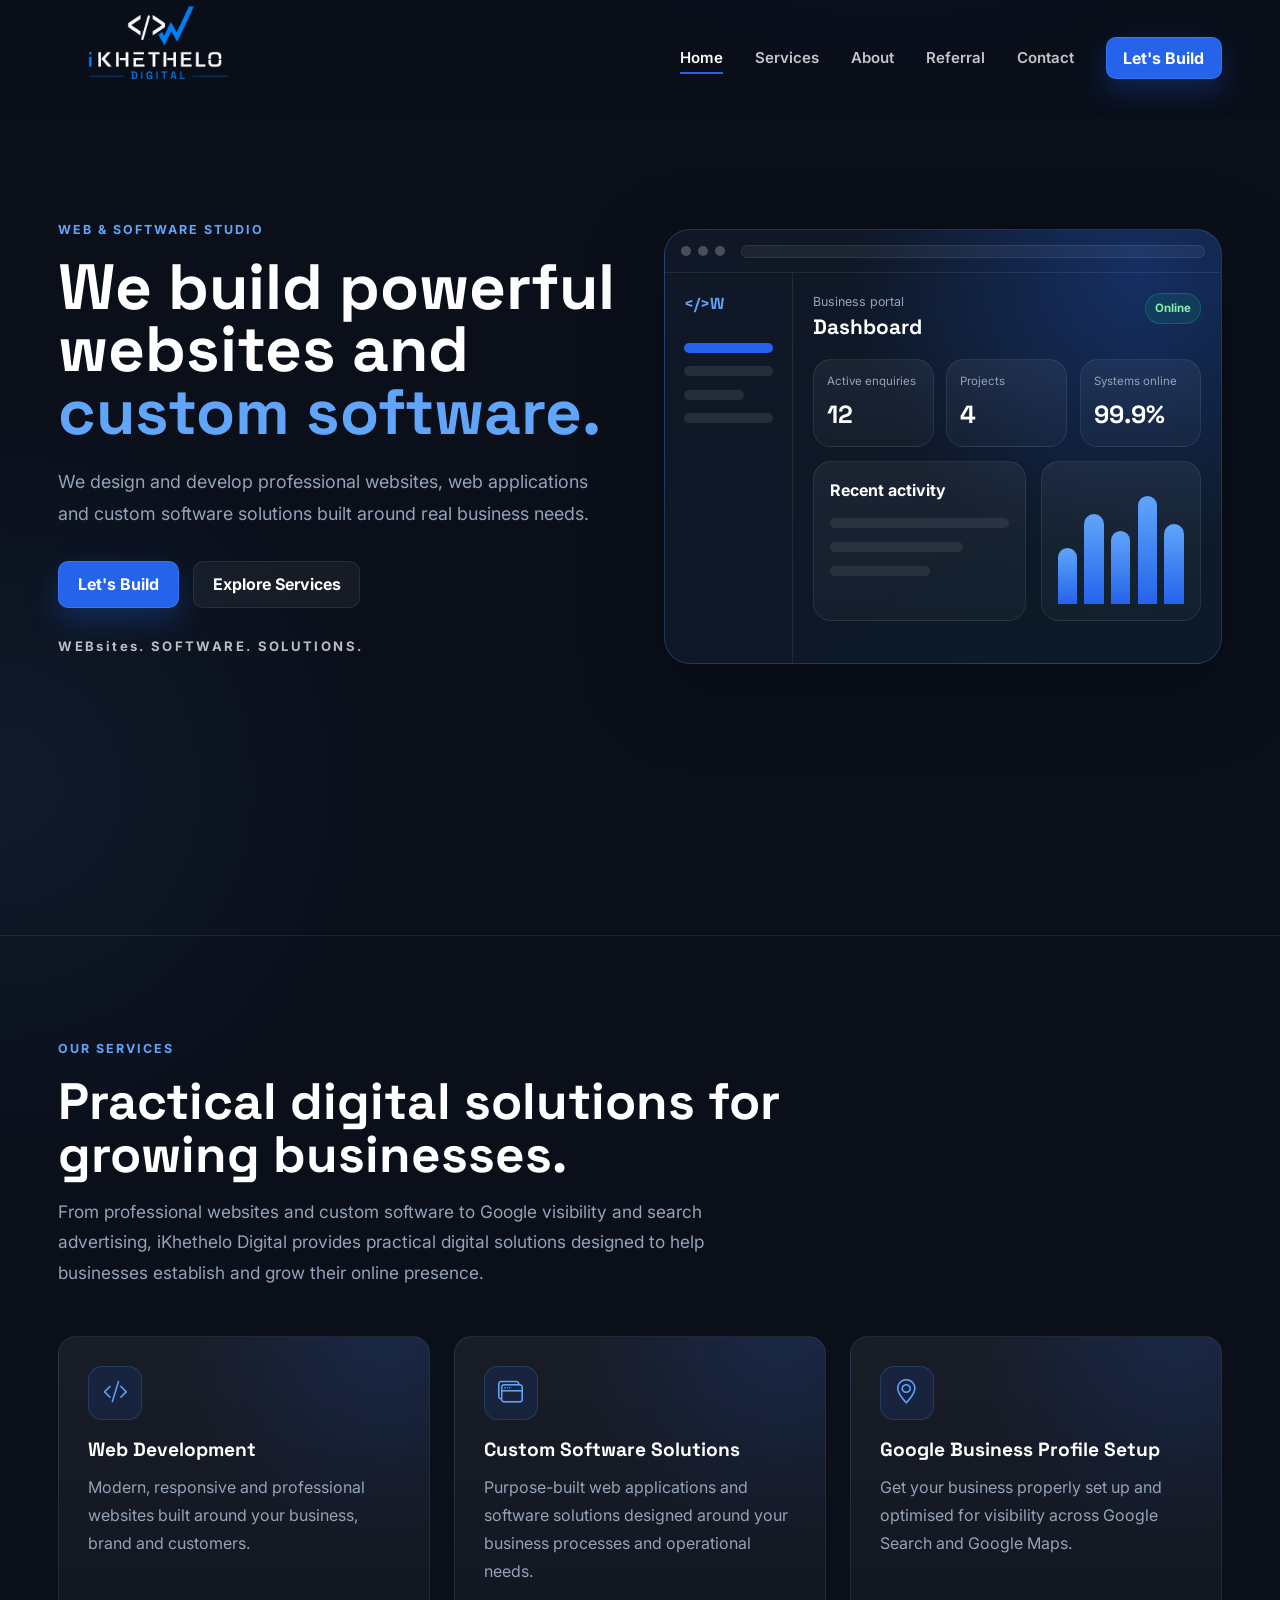
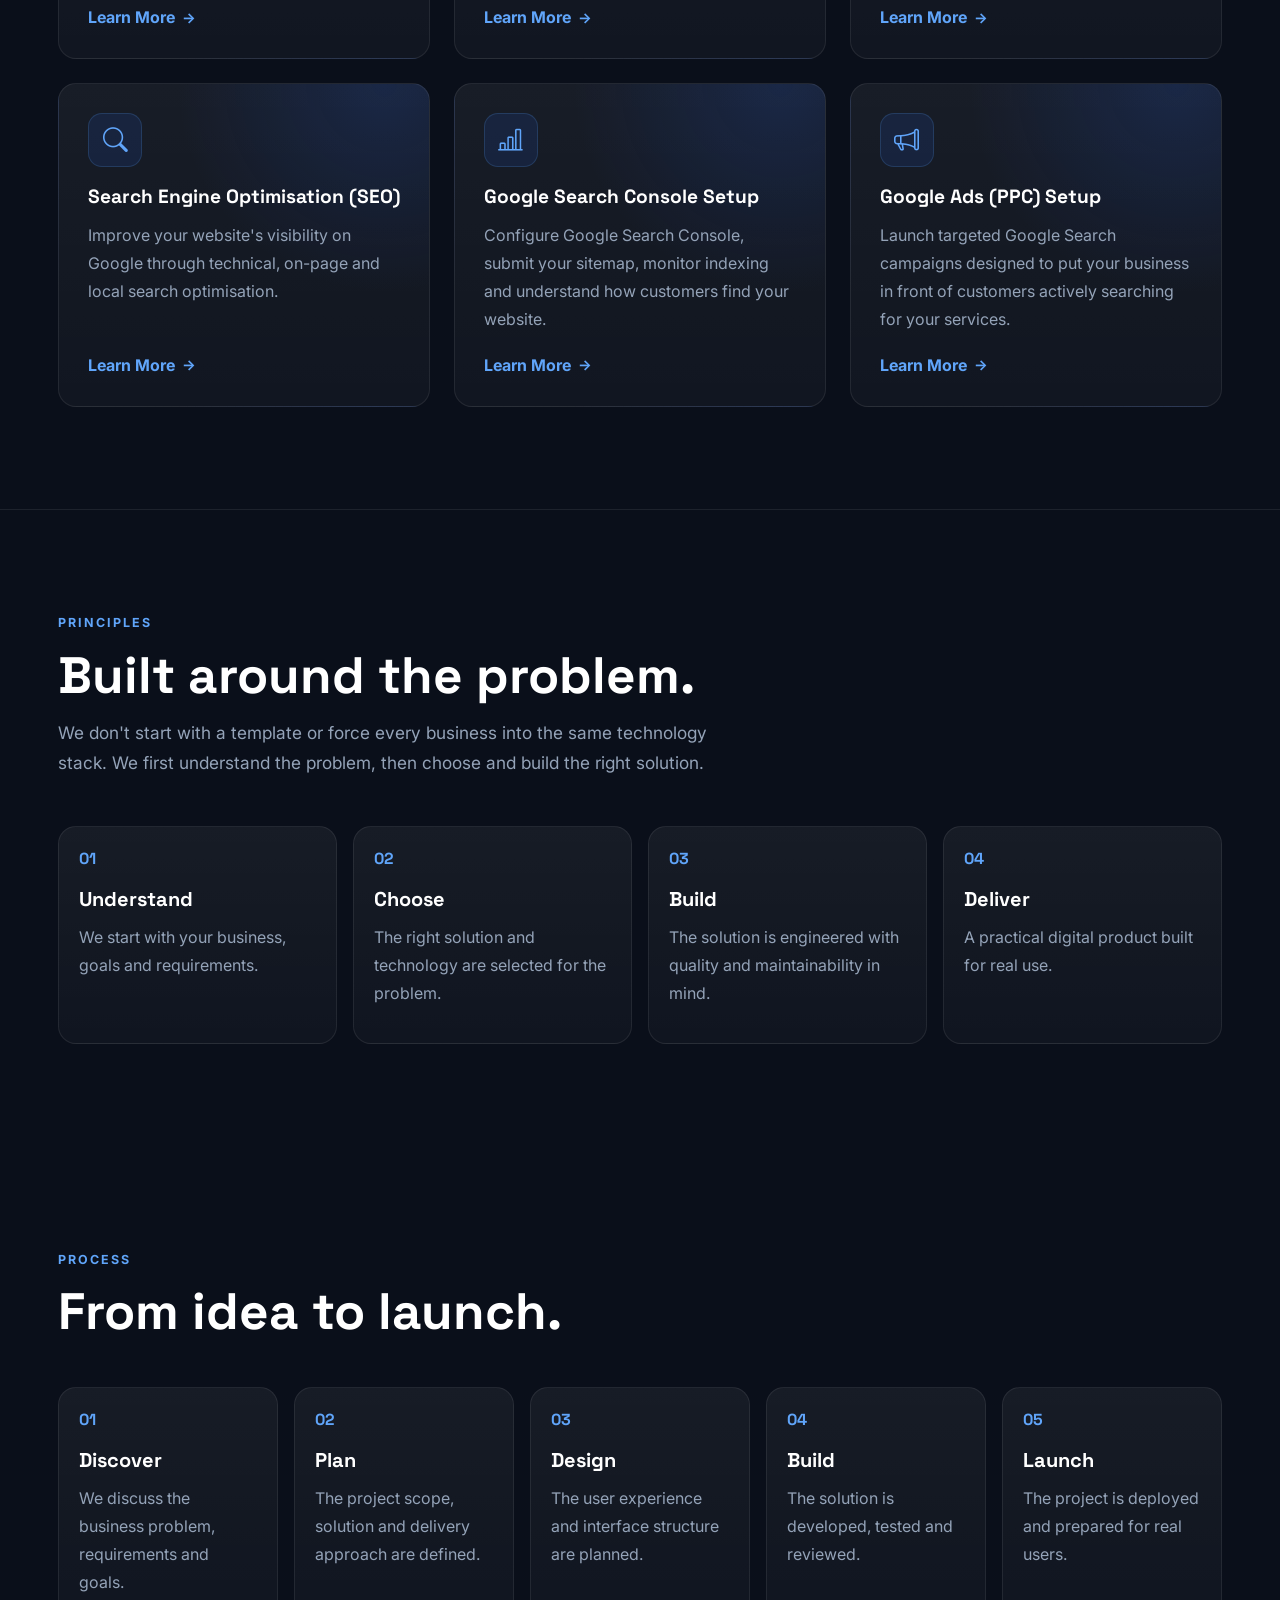
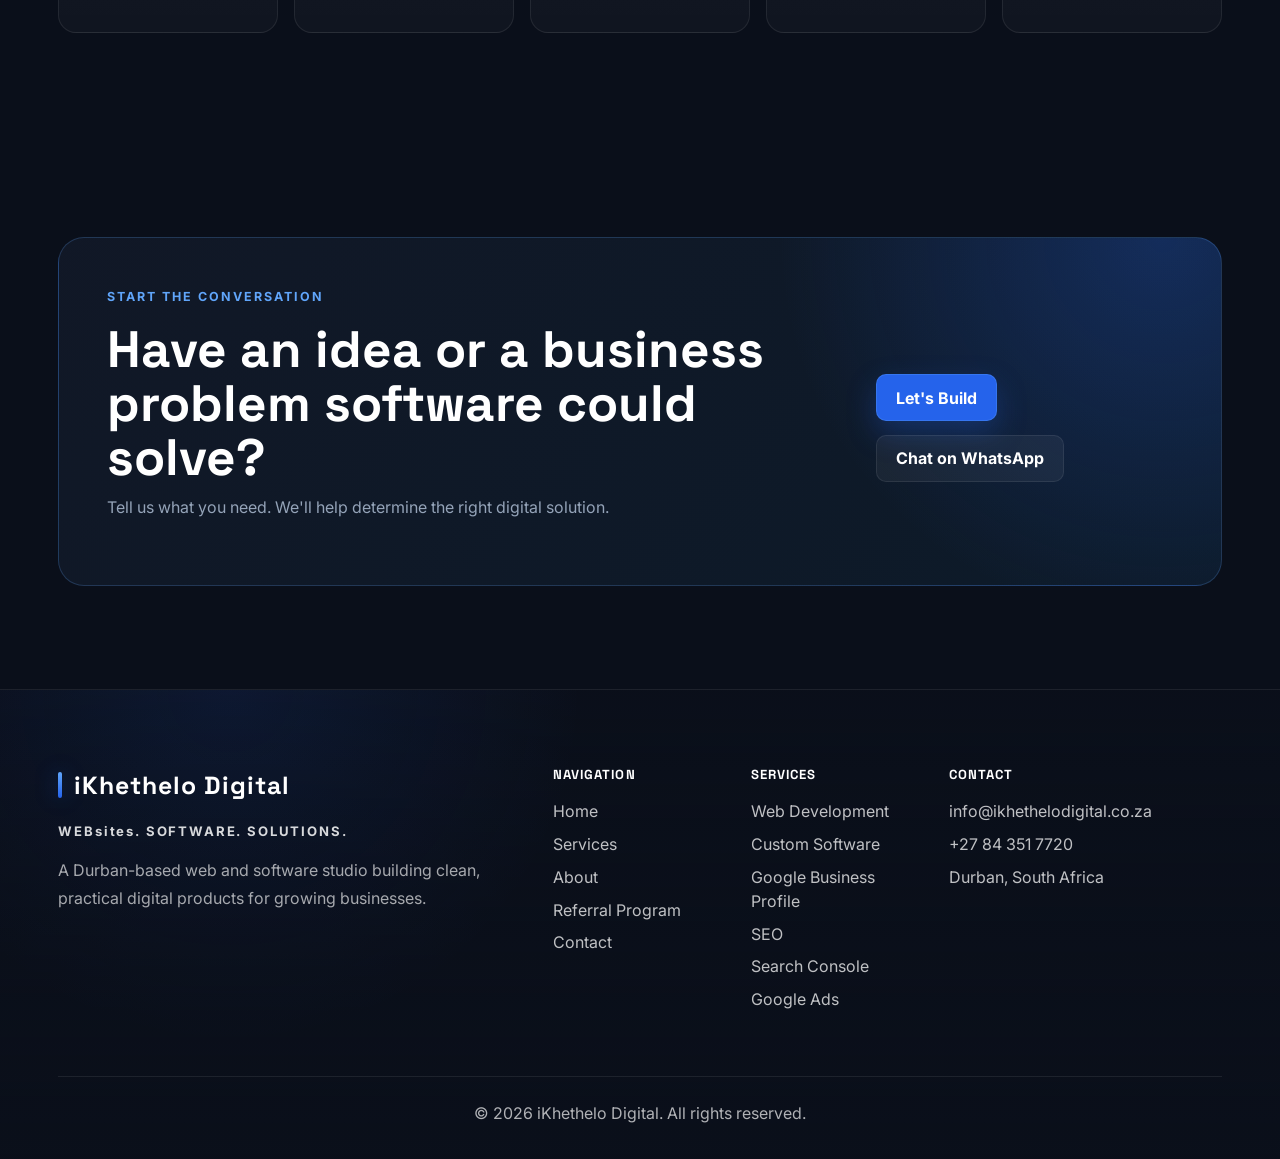
<file: frontend/index.html>
<!doctype html>
<html lang="en">
  <head>
    <meta charset="utf-8" />
    <meta name="viewport" content="width=device-width, initial-scale=1" />
    <title>Website Development Durban | iKhethelo Digital</title>
    <meta
      name="description"
      content="iKhethelo Digital provides professional website development, custom software, SEO and Google visibility setup for businesses in Durban and across South Africa."
    />
    <meta name="robots" content="index, follow" />
    <link rel="canonical" href="https://ikhethelodigital.co.za/" />
    <meta property="og:title" content="Website Development Durban | iKhethelo Digital" />
    <meta property="og:description" content="Professional websites, custom software and Google visibility setup for businesses in Durban and across South Africa." />
    <meta property="og:url" content="https://ikhethelodigital.co.za/" />
    <meta property="og:type" content="website" />
    <meta property="og:site_name" content="iKhethelo Digital" />
    <meta name="twitter:card" content="summary" />
    <meta name="twitter:title" content="iKhethelo Digital" />
    <meta name="twitter:description" content="Professional websites, custom software and Google visibility setup built around your business." />
    <link rel="icon" href="favicon.ico" />
    <link rel="preconnect" href="https://fonts.googleapis.com" />
    <link rel="preconnect" href="https://fonts.gstatic.com" crossorigin />
    <link
      href="https://fonts.googleapis.com/css2?family=Inter:wght@400;500;600;700&family=Space+Grotesk:wght@600;700&display=swap"
      rel="stylesheet"
    />
    <link
      href="https://cdn.jsdelivr.net/npm/bootstrap@5.3.8/dist/css/bootstrap.min.css"
      rel="stylesheet"
    />
    <link
      href="https://cdn.jsdelivr.net/npm/bootstrap-icons@1.11.3/font/bootstrap-icons.min.css"
      rel="stylesheet"
    />
    <link rel="stylesheet" href="assets/css/styles.css" />
  </head>
  <body data-page="home">
    <a class="skip-link" href="#main-content">Skip to main content</a>

    <header class="site-header" data-site-header>
      <nav class="site-nav container" aria-label="Primary navigation">
        <a class="brand-mark" href="index.html" aria-label="iKhethelo Digital home">
          <img src="assets/images/ikhethelo-digital-logo-dark.png" alt="iKhethelo Digital" />
        </a>
        <button class="nav-toggle" type="button" aria-controls="site-menu" aria-expanded="false">
          <span class="nav-toggle-line"></span>
          <span class="nav-toggle-line"></span>
          <span class="nav-toggle-line"></span>
          <span class="visually-hidden">Toggle navigation</span>
        </button>
        <div class="nav-menu" id="site-menu">
          <a class="nav-link" data-nav="home" href="index.html">Home</a>
          <a class="nav-link" data-nav="services" href="services.html">Services</a>
          <a class="nav-link" data-nav="about" href="about.html">About</a><a class="nav-link" data-nav="referral" href="referral.html">Referral</a>
          <a class="nav-link" data-nav="contact" href="contact.html">Contact</a>
          <a class="btn-brand nav-cta" href="contact.html">Let's Build</a>
        </div>
      </nav>
    </header>

    <main id="main-content">
      <section class="hero-section section-pad">
        <div class="container">
          <div class="row align-items-center g-5 g-xl-6">
            <div class="col-lg-6">
              <div class="hero-copy-block reveal">
                <p class="eyebrow">Web &amp; software studio</p>
                <h1>
                  We build powerful websites and
                  <span>custom software.</span>
                </h1>
                <p class="hero-lede">
                  We design and develop professional websites, web applications and custom software
                  solutions built around real business needs.
                </p>
                <div class="hero-actions">
                  <a class="btn-brand" href="contact.html">Let's Build</a>
                  <a class="btn-quiet" href="services.html">Explore Services</a>
                </div>
                <p class="brand-line">WEBsites. SOFTWARE. SOLUTIONS.</p>
              </div>
            </div>
            <div class="col-lg-6">
              <div class="software-mockup reveal" aria-label="Custom business software dashboard mockup">
                <div class="mockup-topbar">
                  <span></span>
                  <span></span>
                  <span></span>
                  <div class="mockup-url"></div>
                </div>
                <div class="mockup-app">
                  <aside class="mockup-sidebar">
                    <div class="sidebar-brand">&lt;/&gt;W</div>
                    <span class="sidebar-pill active"></span>
                    <span class="sidebar-pill"></span>
                    <span class="sidebar-pill short"></span>
                    <span class="sidebar-pill"></span>
                  </aside>
                  <section class="mockup-main">
                    <div class="mockup-heading">
                      <div>
                        <span class="mockup-label">Business portal</span>
                        <strong>Dashboard</strong>
                      </div>
                      <span class="status-dot">Online</span>
                    </div>
                    <div class="mockup-stats">
                      <article>
                        <span>Active enquiries</span>
                        <strong>12</strong>
                      </article>
                      <article>
                        <span>Projects</span>
                        <strong>4</strong>
                      </article>
                      <article>
                        <span>Systems online</span>
                        <strong>99.9%</strong>
                      </article>
                    </div>
                    <div class="mockup-grid">
                      <div class="activity-panel">
                        <div class="panel-title">Recent activity</div>
                        <span></span>
                        <span></span>
                        <span></span>
                      </div>
                      <div class="chart-panel">
                        <span style="--bar-height: 45%"></span>
                        <span style="--bar-height: 72%"></span>
                        <span style="--bar-height: 58%"></span>
                        <span style="--bar-height: 86%"></span>
                        <span style="--bar-height: 64%"></span>
                      </div>
                    </div>
                  </section>
                </div>
              </div>
            </div>
          </div>
        </div>
      </section>

      <section class="section-pad border-section" id="services-overview">
        <div class="container">
          <div class="section-heading reveal">
            <p class="eyebrow">Our Services</p>
            <h2>Practical digital solutions for growing businesses.</h2>
            <p>
              From professional websites and custom software to Google visibility and search
              advertising, iKhethelo Digital provides practical digital solutions designed to help
              businesses establish and grow their online presence.
            </p>
          </div>
          <div class="row g-4 align-items-stretch">
            <div class="col-md-6 col-lg-4">
              <article class="service-card reveal">
                <div class="service-icon" aria-hidden="true"><i class="bi bi-code-slash"></i></div>
                <h3>Web Development</h3>
                <p>Modern, responsive and professional websites built around your business, brand and customers.</p>
                <a class="service-card-link" href="services.html#web-development">Learn More</a>
              </article>
            </div>
            <div class="col-md-6 col-lg-4">
              <article class="service-card reveal">
                <div class="service-icon" aria-hidden="true"><i class="bi bi-window-stack"></i></div>
                <h3>Custom Software Solutions</h3>
                <p>Purpose-built web applications and software solutions designed around your business processes and operational needs.</p>
                <a class="service-card-link" href="services.html#custom-software">Learn More</a>
              </article>
            </div>
            <div class="col-md-6 col-lg-4">
              <article class="service-card reveal">
                <div class="service-icon" aria-hidden="true"><i class="bi bi-geo-alt"></i></div>
                <h3>Google Business Profile Setup</h3>
                <p>Get your business properly set up and optimised for visibility across Google Search and Google Maps.</p>
                <a class="service-card-link" href="services.html#google-business-profile">Learn More</a>
              </article>
            </div>
            <div class="col-md-6 col-lg-4">
              <article class="service-card reveal">
                <div class="service-icon" aria-hidden="true"><i class="bi bi-search"></i></div>
                <h3>Search Engine Optimisation (SEO)</h3>
                <p>Improve your website's visibility on Google through technical, on-page and local search optimisation.</p>
                <a class="service-card-link" href="services.html#seo">Learn More</a>
              </article>
            </div>
            <div class="col-md-6 col-lg-4">
              <article class="service-card reveal">
                <div class="service-icon" aria-hidden="true"><i class="bi bi-bar-chart-line"></i></div>
                <h3>Google Search Console Setup</h3>
                <p>Configure Google Search Console, submit your sitemap, monitor indexing and understand how customers find your website.</p>
                <a class="service-card-link" href="services.html#google-search-console">Learn More</a>
              </article>
            </div>
            <div class="col-md-6 col-lg-4">
              <article class="service-card reveal">
                <div class="service-icon" aria-hidden="true"><i class="bi bi-megaphone"></i></div>
                <h3>Google Ads (PPC) Setup</h3>
                <p>Launch targeted Google Search campaigns designed to put your business in front of customers actively searching for your services.</p>
                <a class="service-card-link" href="services.html#google-ads">Learn More</a>
              </article>
            </div>
          </div>
        </div>
      </section>
      <section class="section-pad border-section">
        <div class="container">
          <div class="section-heading reveal">
            <p class="eyebrow">Principles</p>
            <h2>Built around the problem.</h2>
            <p>
              We don't start with a template or force every business into the same technology stack.
              We first understand the problem, then choose and build the right solution.
            </p>
          </div>
          <div class="principles-grid">
            <article class="principle-item reveal">
              <span>01</span>
              <h3>Understand</h3>
              <p>We start with your business, goals and requirements.</p>
            </article>
            <article class="principle-item reveal">
              <span>02</span>
              <h3>Choose</h3>
              <p>The right solution and technology are selected for the problem.</p>
            </article>
            <article class="principle-item reveal">
              <span>03</span>
              <h3>Build</h3>
              <p>The solution is engineered with quality and maintainability in mind.</p>
            </article>
            <article class="principle-item reveal">
              <span>04</span>
              <h3>Deliver</h3>
              <p>A practical digital product built for real use.</p>
            </article>
          </div>
        </div>
      </section>

      <section class="section-pad">
        <div class="container">
          <div class="section-heading reveal">
            <p class="eyebrow">Process</p>
            <h2>From idea to launch.</h2>
          </div>
          <div class="process-line">
            <article class="process-step reveal">
              <span>01</span>
              <h3>Discover</h3>
              <p>We discuss the business problem, requirements and goals.</p>
            </article>
            <article class="process-step reveal">
              <span>02</span>
              <h3>Plan</h3>
              <p>The project scope, solution and delivery approach are defined.</p>
            </article>
            <article class="process-step reveal">
              <span>03</span>
              <h3>Design</h3>
              <p>The user experience and interface structure are planned.</p>
            </article>
            <article class="process-step reveal">
              <span>04</span>
              <h3>Build</h3>
              <p>The solution is developed, tested and reviewed.</p>
            </article>
            <article class="process-step reveal">
              <span>05</span>
              <h3>Launch</h3>
              <p>The project is deployed and prepared for real users.</p>
            </article>
          </div>
        </div>
      </section>

      <section class="section-pad">
        <div class="container">
          <div class="cta-panel reveal">
            <div>
              <p class="eyebrow">Start the conversation</p>
              <h2>Have an idea or a business problem software could solve?</h2>
              <p>Tell us what you need. We'll help determine the right digital solution.</p>
            </div>
            <div class="cta-actions">
              <a class="btn-brand" href="contact.html">Let's Build</a>
              <a class="btn-quiet" href="#" data-whatsapp>Chat on WhatsApp</a>
            </div>
          </div>
        </div>
      </section>
    </main>

    <footer class="site-footer">
      <div class="container">
        <div class="row g-4">
          <div class="col-lg-5 footer-intro">
            <a class="footer-wordmark" href="index.html">iKhethelo Digital</a>
            <p class="footer-tagline">WEBsites. SOFTWARE. SOLUTIONS.</p>
            <p class="footer-copy">
              A Durban-based web and software studio building clean, practical digital products for
              growing businesses.
            </p>
          </div>
          <div class="col-6 col-lg-2">
            <h2>Navigation</h2>
            <a href="index.html">Home</a>
            <a href="services.html">Services</a>
            <a href="about.html">About</a><a href="referral.html">Referral Program</a>
            <a href="contact.html">Contact</a>
          </div>
          <div class="col-6 col-lg-2 footer-service-list">
            <h2>Services</h2>
            <span>Web Development</span>
            <span>Custom Software</span>
            <span>Google Business Profile</span>
            <span>SEO</span>
            <span>Search Console</span>
            <span>Google Ads</span>
          </div>
          <div class="col-lg-3 footer-contact">
            <h2>Contact</h2>
            <a href="#" data-contact-link="email"><span data-contact="email"></span></a>
            <a href="#" data-contact-link="phone"><span data-contact="phone"></span></a>
            <span data-contact="address"></span>
          </div>
        </div>
        <div class="footer-bottom">
          <p>&copy; <span data-current-year></span> iKhethelo Digital. All rights reserved.</p>
        </div>
      </div>
    </footer>

    <script src="assets/js/main.js" defer></script>
  </body>
</html>
</file>
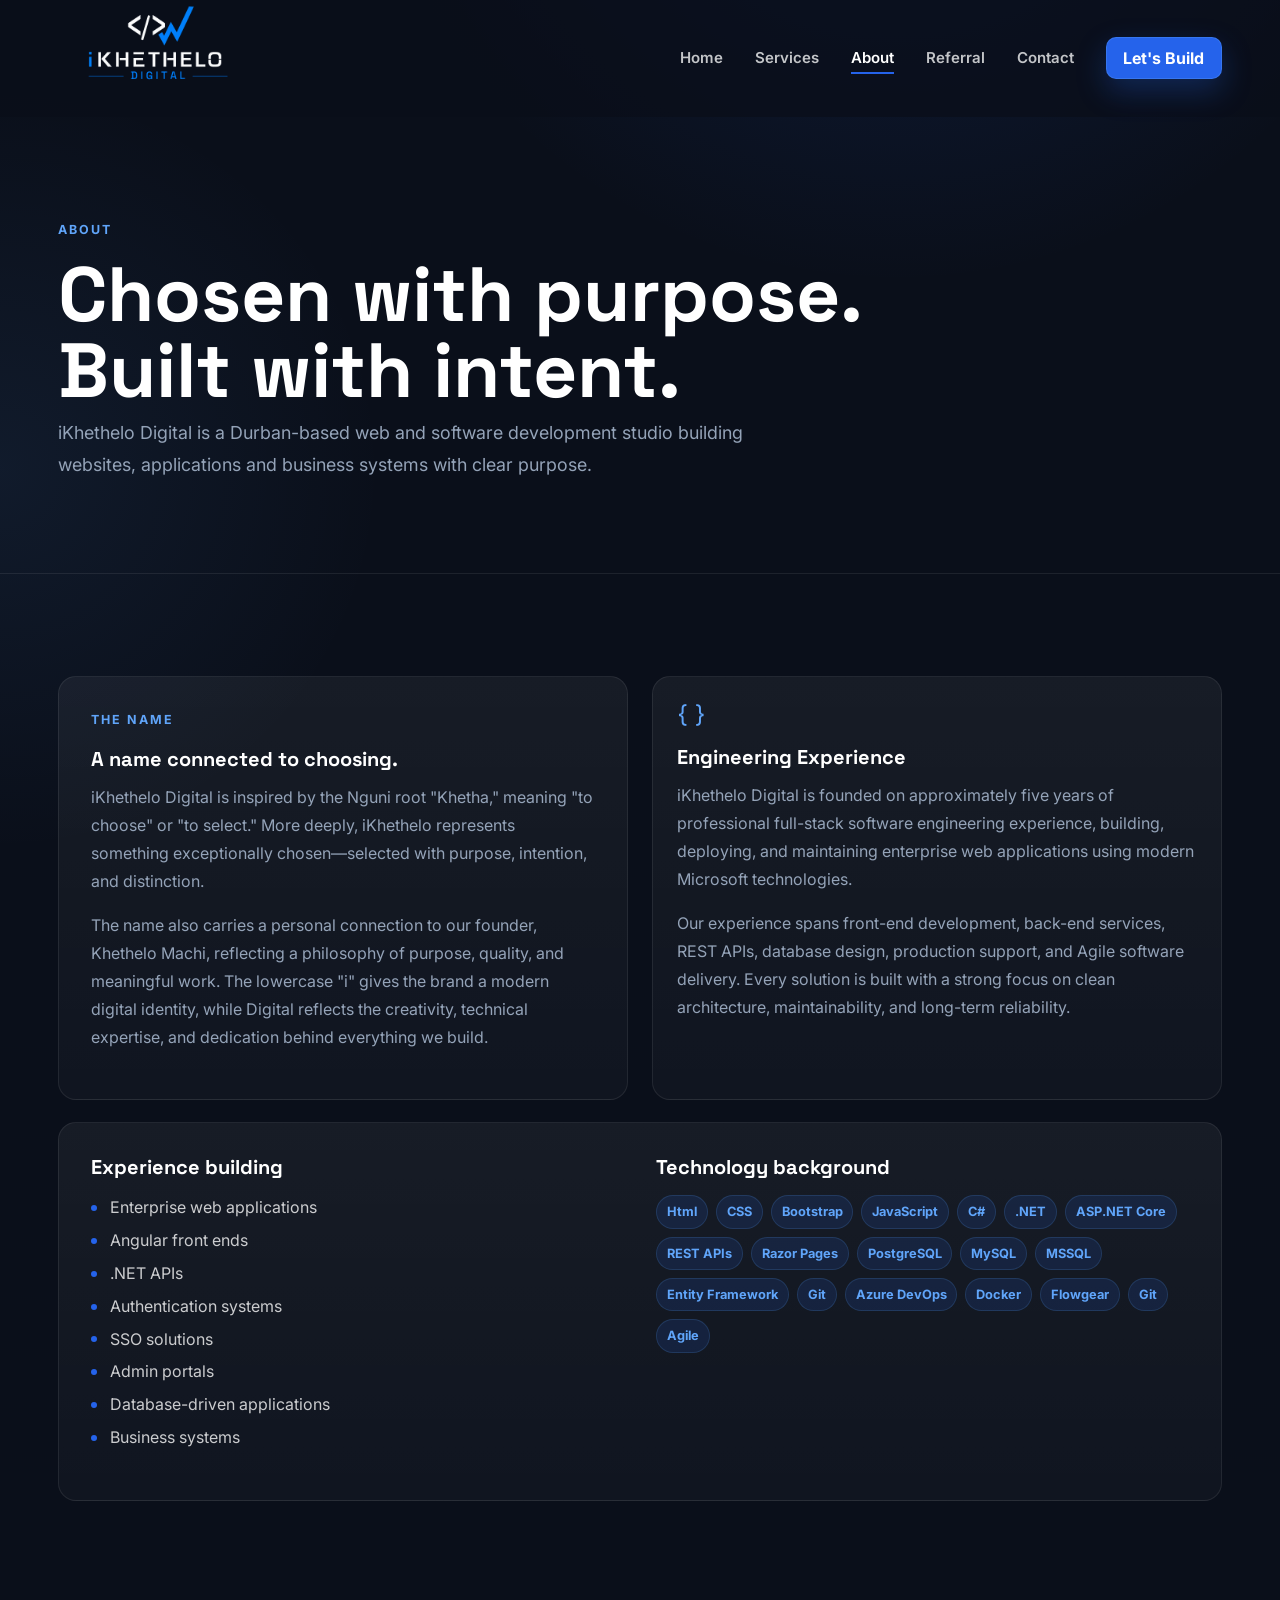
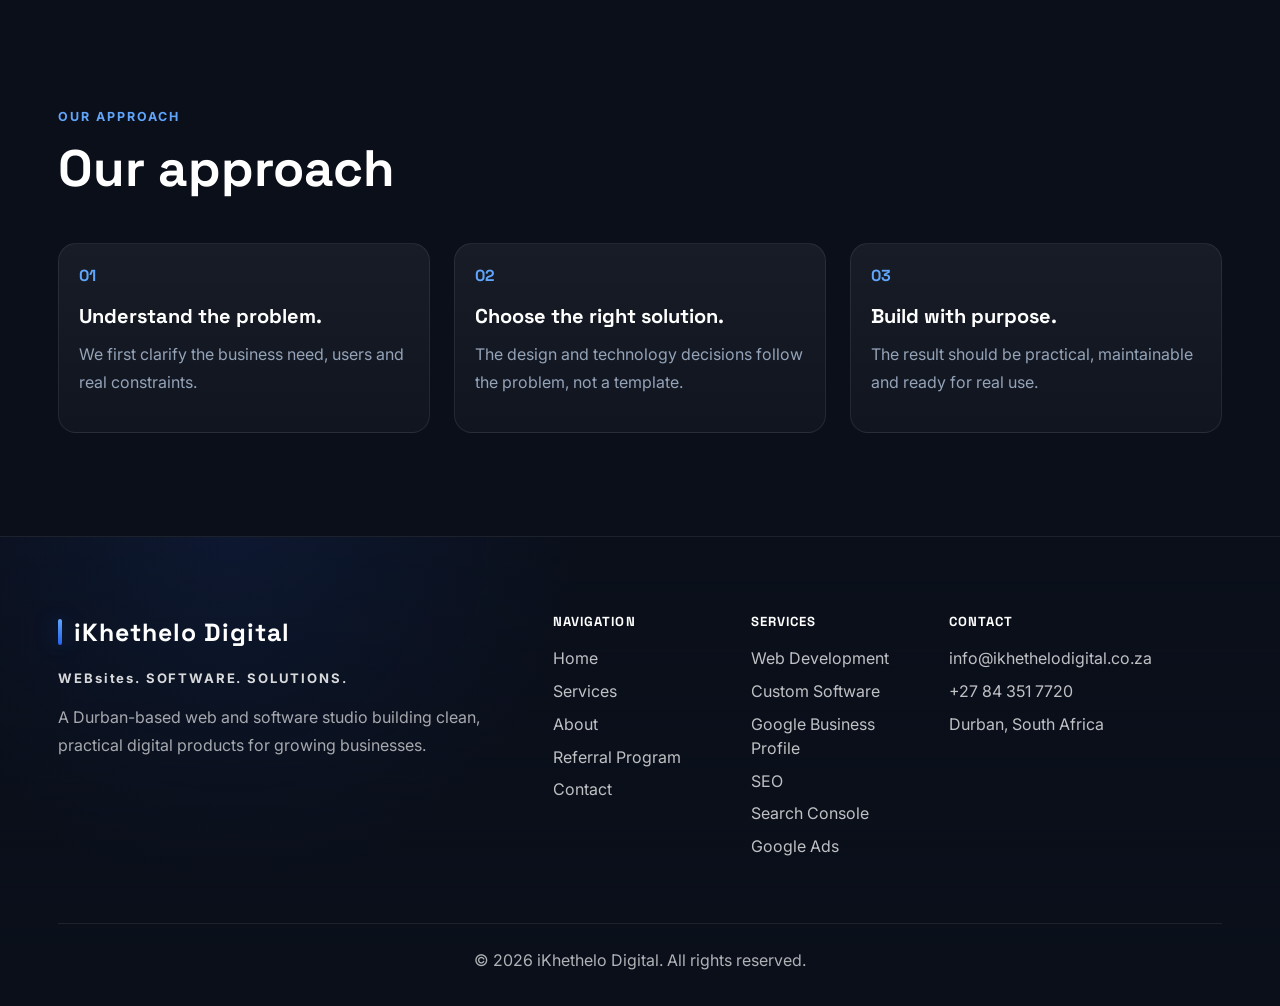
<file: frontend/about.html>
<!doctype html>
<html lang="en">
  <head>
    <meta charset="utf-8" />
    <meta name="viewport" content="width=device-width, initial-scale=1" />
    <title>About iKhethelo Digital | Web Development Agency Durban</title>
    <meta
      name="description"
      content="Learn more about iKhethelo Digital, a Durban-based digital solutions studio building websites, custom software and practical Google visibility foundations."
    />
    <link rel="canonical" href="https://ikhethelodigital.co.za/about.html" />
    <meta property="og:title" content="About iKhethelo Digital | Durban Web Development Agency" />
    <meta property="og:description" content="Learn more about iKhethelo Digital and how we help businesses build professional digital solutions." />
    <meta property="og:url" content="https://ikhethelodigital.co.za/about.html" />
    <meta property="og:type" content="website" />
    <meta property="og:site_name" content="iKhethelo Digital" />
    <link rel="icon" href="favicon.ico" />
    <link rel="preconnect" href="https://fonts.googleapis.com" />
    <link rel="preconnect" href="https://fonts.gstatic.com" crossorigin />
    <link href="https://fonts.googleapis.com/css2?family=Inter:wght@400;500;600;700&family=Space+Grotesk:wght@600;700&display=swap" rel="stylesheet" />
    <link href="https://cdn.jsdelivr.net/npm/bootstrap@5.3.8/dist/css/bootstrap.min.css" rel="stylesheet" />
    <link href="https://cdn.jsdelivr.net/npm/bootstrap-icons@1.11.3/font/bootstrap-icons.min.css" rel="stylesheet" />
    <link rel="stylesheet" href="assets/css/styles.css" />
  </head>
  <body data-page="about">
    <a class="skip-link" href="#main-content">Skip to main content</a>
    <header class="site-header" data-site-header>
      <nav class="site-nav container" aria-label="Primary navigation">
        <a class="brand-mark" href="index.html"><img src="assets/images/ikhethelo-digital-logo-dark.png" alt="iKhethelo Digital" /></a>
        <button class="nav-toggle" type="button" aria-controls="site-menu" aria-expanded="false"><span class="nav-toggle-line"></span><span class="nav-toggle-line"></span><span class="nav-toggle-line"></span><span class="visually-hidden">Toggle navigation</span></button>
        <div class="nav-menu" id="site-menu"><a class="nav-link" data-nav="home" href="index.html">Home</a><a class="nav-link" data-nav="services" href="services.html">Services</a><a class="nav-link" data-nav="about" href="about.html">About</a><a class="nav-link" data-nav="referral" href="referral.html">Referral</a><a class="nav-link" data-nav="contact" href="contact.html">Contact</a><a class="btn-brand nav-cta" href="contact.html">Let's Build</a></div>
      </nav>
    </header>

    <main id="main-content">
      <section class="page-hero section-pad">
        <div class="container">
          <p class="eyebrow">About</p>
          <h1>Chosen with purpose.<br />Built with intent.</h1>
          <p>
            iKhethelo Digital is a Durban-based web and software development studio building websites,
            applications and business systems with clear purpose.
          </p>
        </div>
      </section>

      <section class="section-pad border-section">
        <div class="container">
          <div class="row g-4">
            <div class="col-lg-6">
              <article class="story-panel reveal">
                <p class="eyebrow">The name</p>
                <h2>A name connected to choosing.</h2>
                <p>
                  iKhethelo Digital is inspired by the Nguni root "Khetha," meaning "to choose" or 
                  "to select." More deeply, iKhethelo represents something exceptionally chosen—selected 
                  with purpose, intention, and distinction.
                </p>
                <p>
                  The name also carries a personal connection to our founder, Khethelo Machi, reflecting
                   a philosophy of purpose, quality, and meaningful work. The lowercase "i" gives the 
                   brand a modern digital identity, while Digital reflects the creativity, technical 
                   expertise, and dedication behind everything we build.
                </p>
              </article>
            </div>
            <div class="col-lg-6">
              <article class="quiet-panel reveal">
                <i class="bi bi-braces" aria-hidden="true"></i>
                <h2>Engineering Experience</h2>
                <p>
                  iKhethelo Digital is founded on approximately five years of professional full-stack software 
                  engineering experience, building, deploying, and maintaining enterprise web applications 
                  using modern Microsoft technologies.
                </p>
                <p>
                  Our experience spans front-end development, back-end services, REST APIs, database 
                  design, production support, and Agile software delivery. Every solution is built 
                  with a strong focus on clean architecture, maintainability, and long-term reliability.
                </p>
              </article>
            </div>
          </div>

          <div class="experience-grid reveal">
            <div>
              <h2>Experience building</h2>
              <ul class="feature-list">
                <li>Enterprise web applications</li>
                <li>Angular front ends</li>
                <li>.NET APIs</li>
                <li>Authentication systems</li>
                <li>SSO solutions</li>
                <li>Admin portals</li>
                <li>Database-driven applications</li>
                <li>Business systems</li>
              </ul>
            </div>
            <div>
              <h2>Technology background</h2>
              <ul class="tech-list">
                <li>Html</li>
                <li>CSS</li>
                <li>Bootstrap</li>
                <li>JavaScript</li>
                <li>C#</li>
                <li>.NET</li>
                <li>ASP.NET Core</li>
                <li>REST APIs</li>
                <li>Razor Pages</li> 
                <li>PostgreSQL</li>
                <li>MySQL</li>
                <li>MSSQL</li>
                <li>Entity Framework</li>
                <li>Git</li>
                <li>Azure DevOps</li>
                <li>Docker</li>
                <li>Flowgear</li>
                <li>Git</li>
                <li>Agile</li> 


              </ul>
            </div>
          </div>
        </div>
      </section>

      <section class="section-pad">
        <div class="container">
          <div class="section-heading reveal">
            <p class="eyebrow">Our approach</p>
            <h2>Our approach</h2>
          </div>
          <div class="row g-4">
            <div class="col-md-4"><article class="principle-item reveal"><span>01</span><h3>Understand the problem.</h3><p>We first clarify the business need, users and real constraints.</p></article></div>
            <div class="col-md-4"><article class="principle-item reveal"><span>02</span><h3>Choose the right solution.</h3><p>The design and technology decisions follow the problem, not a template.</p></article></div>
            <div class="col-md-4"><article class="principle-item reveal"><span>03</span><h3>Build with purpose.</h3><p>The result should be practical, maintainable and ready for real use.</p></article></div>
          </div>
        </div>
      </section>
    </main>

    <footer class="site-footer">
      <div class="container">
        <div class="row g-4">
          <div class="col-lg-5 footer-intro"><a class="footer-wordmark" href="index.html">iKhethelo Digital</a><p class="footer-tagline">WEBsites. SOFTWARE. SOLUTIONS.</p><p class="footer-copy">A Durban-based web and software studio building clean, practical digital products for growing businesses.</p></div>
          <div class="col-6 col-lg-2"><h2>Navigation</h2><a href="index.html">Home</a><a href="services.html">Services</a><a href="about.html">About</a><a href="referral.html">Referral Program</a><a href="contact.html">Contact</a></div>
          <div class="col-6 col-lg-2 footer-service-list">
            <h2>Services</h2>
            <span>Web Development</span>
            <span>Custom Software</span>
            <span>Google Business Profile</span>
            <span>SEO</span>
            <span>Search Console</span>
            <span>Google Ads</span>
          </div>
          <div class="col-lg-3 footer-contact"><h2>Contact</h2><a href="#" data-contact-link="email"><span data-contact="email"></span></a><a href="#" data-contact-link="phone"><span data-contact="phone"></span></a><span data-contact="address"></span></div>
        </div>
        <div class="footer-bottom"><p>&copy; <span data-current-year></span> iKhethelo Digital. All rights reserved.</p></div>
      </div>
    </footer>
    <script src="assets/js/main.js" defer></script>
  </body>
</html>
</file>
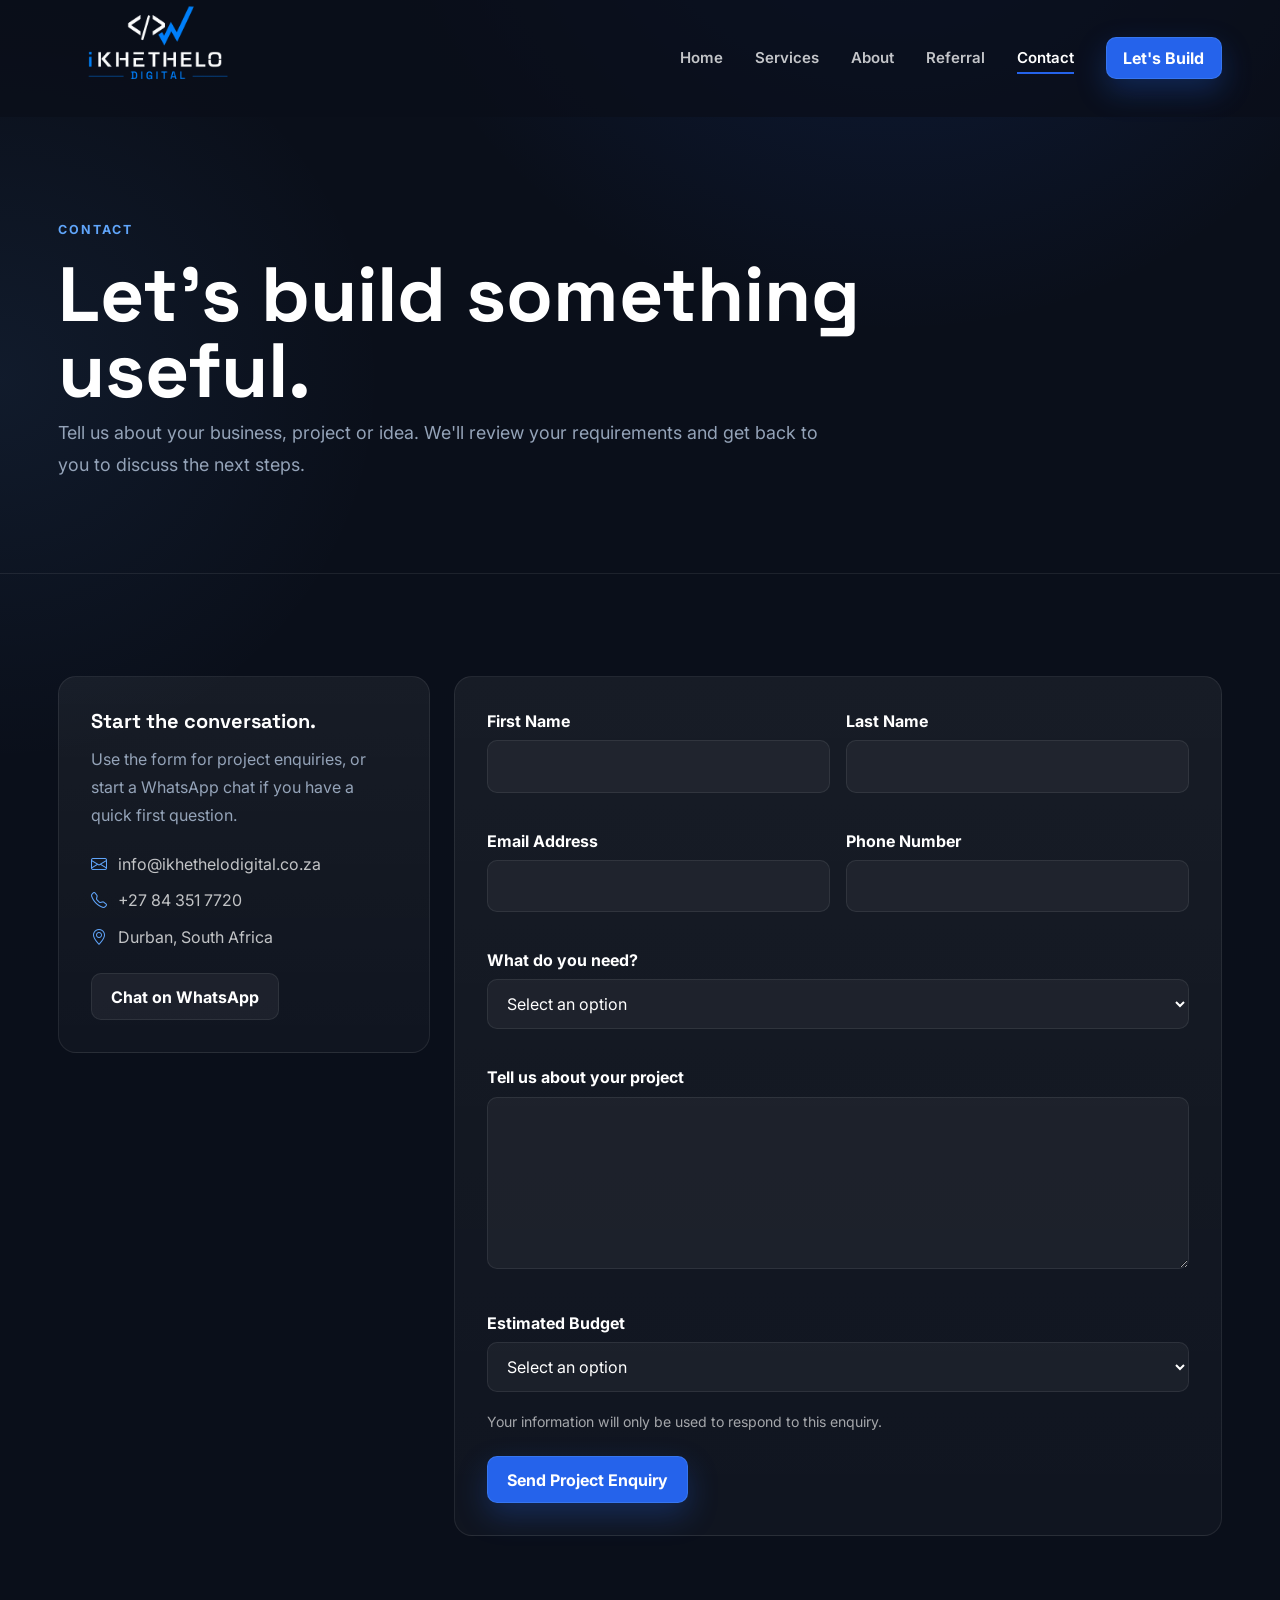
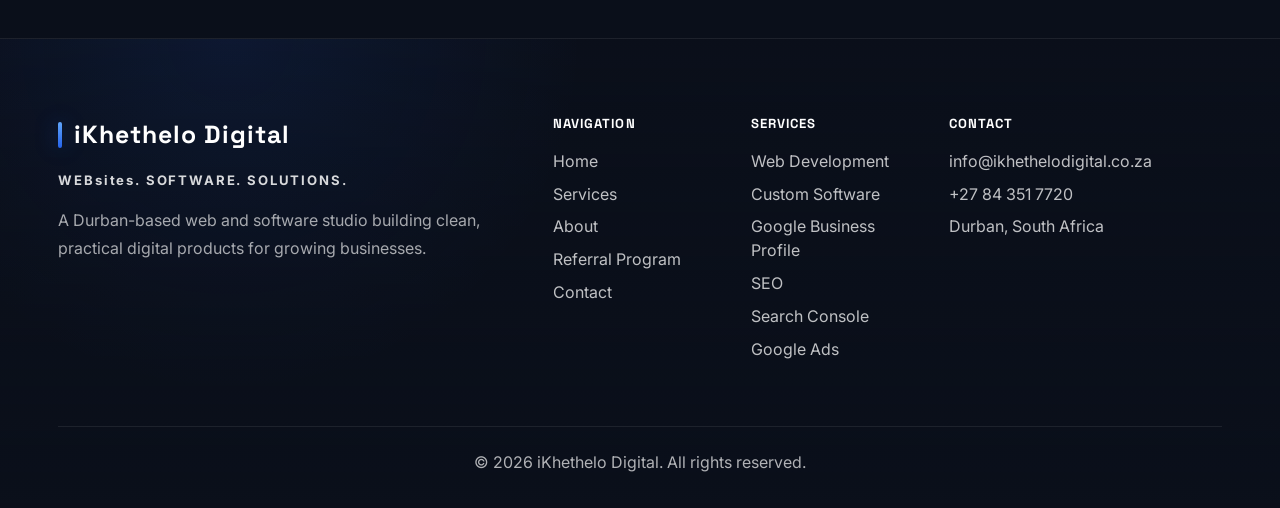
<file: frontend/contact.html>
<!doctype html>
<html lang="en">
  <head>
    <meta charset="utf-8" />
    <meta name="viewport" content="width=device-width, initial-scale=1" />
    <title>Contact iKhethelo Digital | Web Development Durban</title>
    <meta
      name="description"
      content="Contact iKhethelo Digital to discuss your website, custom software, SEO or Google visibility project. Based in Durban and serving businesses across South Africa."
    />
    <link rel="canonical" href="https://ikhethelodigital.co.za/contact.html" />
    <meta property="og:title" content="Contact iKhethelo Digital | Web Development Durban" />
    <meta property="og:description" content="Discuss a website, custom software or Google visibility project with iKhethelo Digital." />
    <meta property="og:url" content="https://ikhethelodigital.co.za/contact.html" />
    <meta property="og:type" content="website" />
    <meta property="og:site_name" content="iKhethelo Digital" />
    <link rel="icon" href="favicon.ico" />
    <link rel="preconnect" href="https://fonts.googleapis.com" />
    <link rel="preconnect" href="https://fonts.gstatic.com" crossorigin />
    <link href="https://fonts.googleapis.com/css2?family=Inter:wght@400;500;600;700&family=Space+Grotesk:wght@600;700&display=swap" rel="stylesheet" />
    <link href="https://cdn.jsdelivr.net/npm/bootstrap@5.3.8/dist/css/bootstrap.min.css" rel="stylesheet" />
    <link href="https://cdn.jsdelivr.net/npm/bootstrap-icons@1.11.3/font/bootstrap-icons.min.css" rel="stylesheet" />
    <link rel="stylesheet" href="assets/css/styles.css" />
  </head>
  <body data-page="contact">
    <a class="skip-link" href="#main-content">Skip to main content</a>
    <header class="site-header" data-site-header>
      <nav class="site-nav container" aria-label="Primary navigation">
        <a class="brand-mark" href="index.html"><img src="assets/images/ikhethelo-digital-logo-dark.png" alt="iKhethelo Digital" /></a>
        <button class="nav-toggle" type="button" aria-controls="site-menu" aria-expanded="false"><span class="nav-toggle-line"></span><span class="nav-toggle-line"></span><span class="nav-toggle-line"></span><span class="visually-hidden">Toggle navigation</span></button>
        <div class="nav-menu" id="site-menu"><a class="nav-link" data-nav="home" href="index.html">Home</a><a class="nav-link" data-nav="services" href="services.html">Services</a><a class="nav-link" data-nav="about" href="about.html">About</a><a class="nav-link" data-nav="referral" href="referral.html">Referral</a><a class="nav-link" data-nav="contact" href="contact.html">Contact</a><a class="btn-brand nav-cta" href="contact.html">Let's Build</a></div>
      </nav>
    </header>

    <main id="main-content">
      <section class="page-hero section-pad">
        <div class="container">
          <p class="eyebrow">Contact</p>
          <h1>Let's build something useful.</h1>
          <p>
            Tell us about your business, project or idea. We'll review your requirements and get
            back to you to discuss the next steps.
          </p>
        </div>
      </section>

      <section class="section-pad border-section">
        <div class="container">
          <div class="row g-4">
            <div class="col-lg-4">
              <aside class="contact-aside reveal">
                <h2>Start the conversation.</h2>
                <p>
                  Use the form for project enquiries, or start a WhatsApp chat if you have a quick
                  first question.
                </p>
                <div class="contact-list">
                  <a href="#" data-contact-link="email"><i class="bi bi-envelope" aria-hidden="true"></i><span data-contact="email"></span></a>
                  <a href="#" data-contact-link="phone"><i class="bi bi-telephone" aria-hidden="true"></i><span data-contact="phone"></span></a>
                  <span><i class="bi bi-geo-alt" aria-hidden="true"></i><span data-contact="address"></span></span>
                </div>
                <a class="btn-quiet mt-4" href="#" data-whatsapp>Chat on WhatsApp</a>
              </aside>
            </div>
            <div class="col-lg-8">
              <form class="contact-form reveal" id="project-form" novalidate>
                <div class="form-status" id="form-status" role="status" aria-live="polite" tabindex="-1" hidden></div>
                <div class="form-honeypot" aria-hidden="true">
                  <label for="website">Leave this field empty</label>
                  <input id="website" name="_gotcha" type="text" tabindex="-1" autocomplete="off" />
                </div>
                <div class="row g-3">
                  <div class="col-md-6">
                    <label for="firstName">First Name</label>
                    <input id="firstName" name="firstName" type="text" autocomplete="given-name" aria-describedby="firstName-error" required />
                    <small class="field-error" id="firstName-error" data-error-for="firstName"></small>
                  </div>
                  
                  <div class="col-md-6">
                    <label for="lastName">Last Name</label>
                    <input id="lastName" name="lastName" type="text" autocomplete="family-name" aria-describedby="lastName-error" required />
                    <small class="field-error" id="lastName-error" data-error-for="lastName"></small>
                  </div>
                  
                  <div class="col-md-6">
                    <label for="email">Email Address</label>
                    <input id="email" name="email" type="email" autocomplete="email" aria-describedby="email-error" required />
                    <small class="field-error" id="email-error" data-error-for="email"></small>
                  </div>
                  <div class="col-md-6">
                    <label for="phone">Phone Number</label>
                    <input id="phone" name="phone" type="tel" autocomplete="tel" aria-describedby="phone-error" required />
                    <small class="field-error" id="phone-error" data-error-for="phone"></small>
                  </div>
                  <div class="col-12">
                    <label for="need">What do you need?</label>
                    <select id="need" name="need" autocomplete="on" aria-describedby="need-error" required>
                      <option value="">Select an option</option>
                      <option>Web Development</option>
                      <option>Custom Software Solutions</option>
                      <option>Google Business Profile Setup</option>
                      <option>Search Engine Optimisation (SEO)</option>
                      <option>Google Search Console Setup</option>
                      <option>Google Ads (PPC) Setup</option>
                      <option>Not Sure Yet</option>
                    </select><small class="field-error" id="need-error" data-error-for="need"></small>
                  </div>
                  <div class="col-12">
                    <label for="projectDetails">Tell us about your project</label>
                    <textarea id="projectDetails" name="projectDetails" rows="6" autocomplete="on" aria-describedby="projectDetails-error" required></textarea>
                    <small class="field-error" id="projectDetails-error" data-error-for="projectDetails"></small>
                  </div>
                  <div class="col-12">
                    <label for="budget">Estimated Budget</label>
                    <select id="budget" name="budget" autocomplete="on">
                      <option value="">Select an option</option>
                      <option>Under R5,000</option>
                      <option>R5,000 - R10,000</option>
                      <option>R10,000 - R25,000</option>
                      <option>R25,000 - R50,000</option>
                      <option>R50,000+</option>
                      <option>Not sure yet</option>
                    </select>
                  </div>
                  <div class="col-12">
                    <p class="form-privacy">Your information will only be used to respond to this enquiry.</p>
                  </div>
                </div>
                <button class="btn-brand form-submit" type="submit">Send Project Enquiry</button>
              </form>
              <dialog
                class="contact-modal"
                id="contact-result-dialog"
                aria-labelledby="contact-modal-title"
                aria-describedby="contact-modal-message"
              >
                <div class="contact-modal-card">
                  <div class="contact-modal-icon" aria-hidden="true">
                    <i class="bi" data-contact-modal-icon></i>
                  </div>
                  <h2 id="contact-modal-title">Enquiry sent</h2>
                  <p id="contact-modal-message">
                    Thank you for contacting iKhethelo Digital. We’ll get back to you as soon as possible.
                  </p>
                  <div class="contact-modal-actions">
                    <button class="btn-brand" type="button" data-contact-modal-primary>Done</button>
                    <button class="btn-quiet" type="button" data-contact-modal-secondary hidden>Close</button>
                  </div>
                </div>
              </dialog>
            </div>
          </div>
        </div>
      </section>
    </main>

    <footer class="site-footer">
      <div class="container">
        <div class="row g-4">
          <div class="col-lg-5 footer-intro"><a class="footer-wordmark" href="index.html">iKhethelo Digital</a><p class="footer-tagline">WEBsites. SOFTWARE. SOLUTIONS.</p><p class="footer-copy">A Durban-based web and software studio building clean, practical digital products for growing businesses.</p></div>
          <div class="col-6 col-lg-2"><h2>Navigation</h2><a href="index.html">Home</a><a href="services.html">Services</a><a href="about.html">About</a><a href="referral.html">Referral Program</a><a href="contact.html">Contact</a></div>
          <div class="col-6 col-lg-2 footer-service-list">
            <h2>Services</h2>
            <span>Web Development</span>
            <span>Custom Software</span>
            <span>Google Business Profile</span>
            <span>SEO</span>
            <span>Search Console</span>
            <span>Google Ads</span>
          </div>
          <div class="col-lg-3 footer-contact"><h2>Contact</h2><a href="#" data-contact-link="email"><span data-contact="email"></span></a><a href="#" data-contact-link="phone"><span data-contact="phone"></span></a><span data-contact="address"></span></div>
        </div>
        <div class="footer-bottom"><p>&copy; <span data-current-year></span> iKhethelo Digital. All rights reserved.</p></div>
      </div>
    </footer>
    <script src="assets/js/main.js" defer></script>
    <script src="assets/js/contact.js" defer></script>
  </body>
</html>
</file>
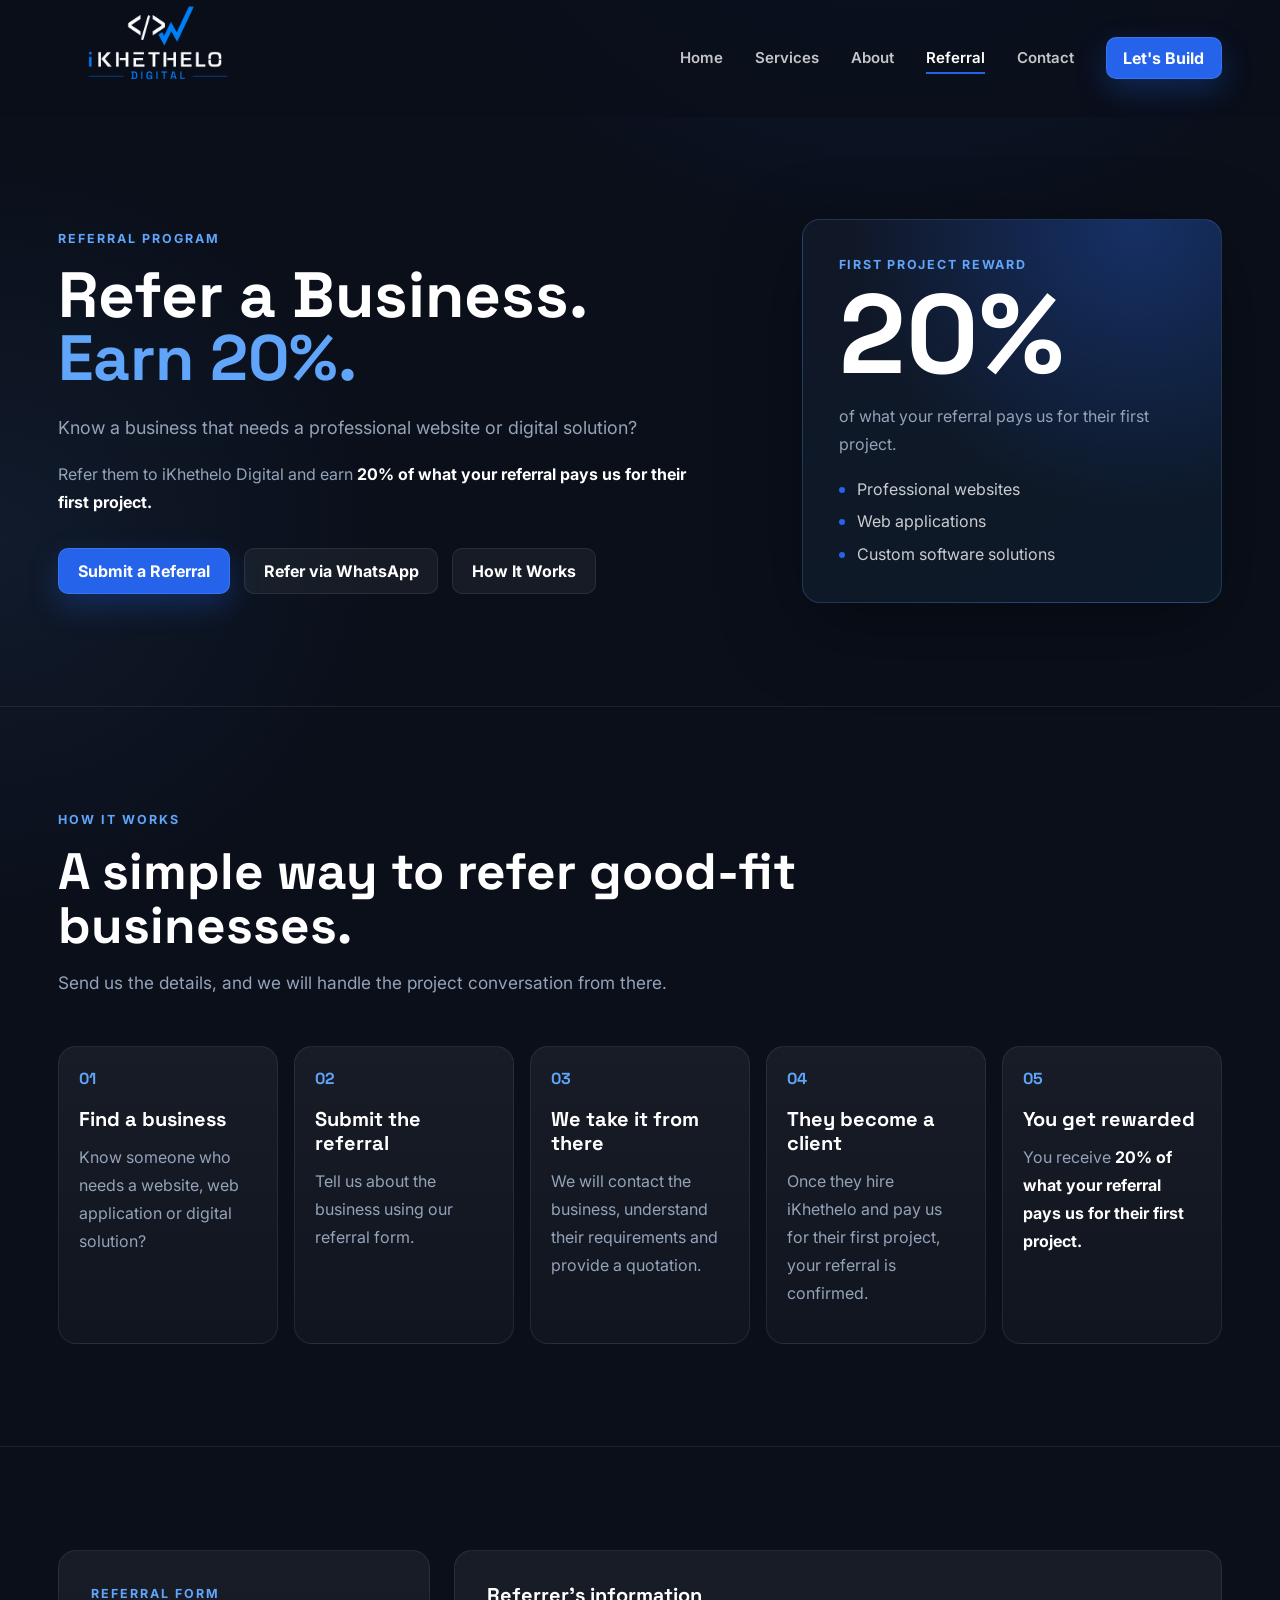
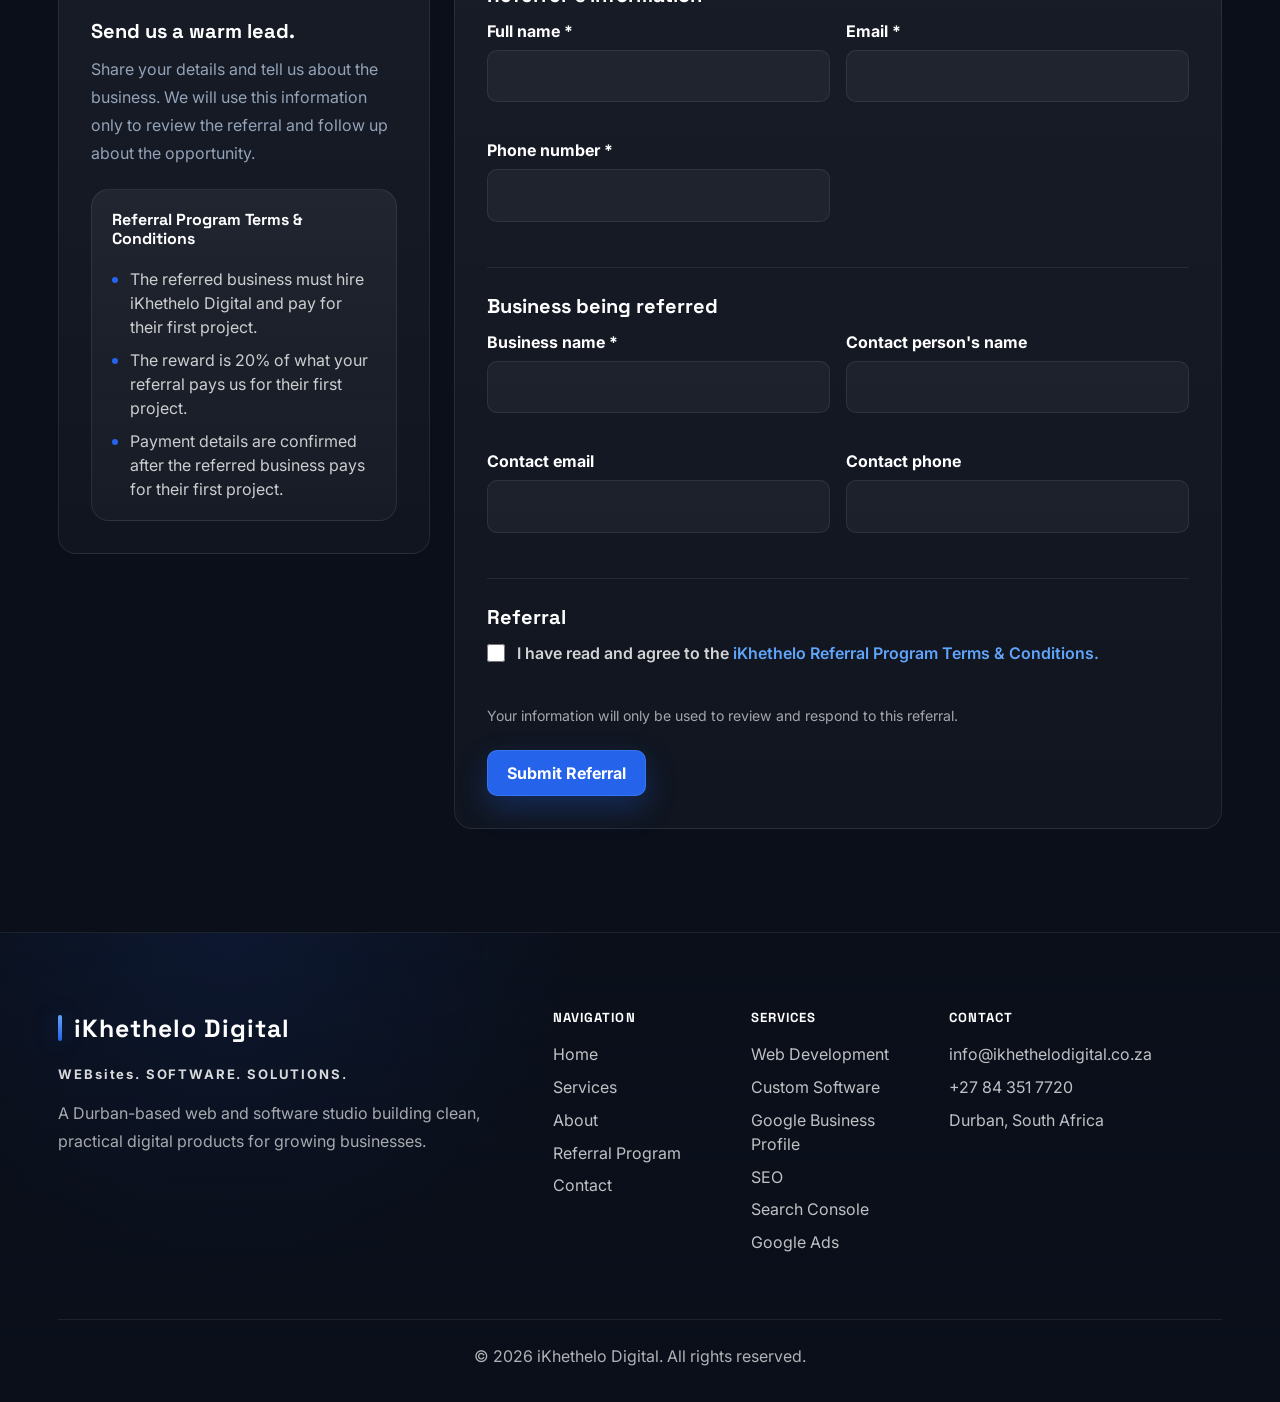
<file: frontend/referral.html>
<!doctype html>
<html lang="en">
  <head>
    <meta charset="utf-8" />
    <meta name="viewport" content="width=device-width, initial-scale=1" />
    <title>Referral Program | iKhethelo Digital</title>
    <meta
      name="description"
      content="Refer a business to iKhethelo Digital and earn 20% of what your referral pays us for their first website or software project."
    />
    <link rel="canonical" href="https://ikhethelodigital.co.za/referral.html" />
    <meta property="og:title" content="Website &amp; Software Development Referral Program | iKhethelo Digital" />
    <meta property="og:description" content="Refer a business to iKhethelo Digital and earn 20% of what your referral pays us for their first project." />
    <meta property="og:url" content="https://ikhethelodigital.co.za/referral.html" />
    <meta property="og:type" content="website" />
    <meta property="og:site_name" content="iKhethelo Digital" />
    <link rel="icon" href="favicon.ico" />
    <link rel="preconnect" href="https://fonts.googleapis.com" />
    <link rel="preconnect" href="https://fonts.gstatic.com" crossorigin />
    <link
      href="https://fonts.googleapis.com/css2?family=Inter:wght@400;500;600;700&family=Space+Grotesk:wght@600;700&display=swap"
      rel="stylesheet"
    />
    <link href="https://cdn.jsdelivr.net/npm/bootstrap@5.3.8/dist/css/bootstrap.min.css" rel="stylesheet" />
    <link href="https://cdn.jsdelivr.net/npm/bootstrap-icons@1.11.3/font/bootstrap-icons.min.css" rel="stylesheet" />
    <link rel="stylesheet" href="assets/css/styles.css" />
  </head>
  <body data-page="referral">
    <a class="skip-link" href="#main-content">Skip to main content</a>
    <header class="site-header" data-site-header>
      <nav class="site-nav container" aria-label="Primary navigation">
        <a class="brand-mark" href="index.html" aria-label="iKhethelo Digital home">
          <img src="assets/images/ikhethelo-digital-logo-dark.png" alt="iKhethelo Digital" />
        </a>
        <button class="nav-toggle" type="button" aria-controls="site-menu" aria-expanded="false">
          <span class="nav-toggle-line"></span>
          <span class="nav-toggle-line"></span>
          <span class="nav-toggle-line"></span>
          <span class="visually-hidden">Toggle navigation</span>
        </button>
        <div class="nav-menu" id="site-menu">
          <a class="nav-link" data-nav="home" href="index.html">Home</a>
          <a class="nav-link" data-nav="services" href="services.html">Services</a>
          <a class="nav-link" data-nav="about" href="about.html">About</a>
          <a class="nav-link" data-nav="referral" href="referral.html">Referral</a>
          <a class="nav-link" data-nav="contact" href="contact.html">Contact</a>
          <a class="btn-brand nav-cta" href="contact.html">Let's Build</a>
        </div>
      </nav>
    </header>

    <main id="main-content">
      <section class="referral-hero section-pad">
        <div class="container">
          <div class="row align-items-center g-5">
            <div class="col-lg-7">
              <div class="hero-copy-block reveal">
                <p class="eyebrow">Referral Program</p>
                <h1>Refer a Business. <span>Earn 20%.</span></h1>
                <p class="hero-lede">
                  Know a business that needs a professional website or digital solution?
                </p>
                <p>
                  Refer them to iKhethelo Digital and earn
                  <strong>20% of what your referral pays us for their first project.</strong>
                </p>
                <div class="hero-actions">
                  <a class="btn-brand" href="#referral-form">Submit a Referral</a>
                  <a
                    class="btn-quiet"
                    href="#"
                    data-whatsapp
                    data-whatsapp-message="Hello iKhethelo Digital, I would like to refer a business through the Referral Program."
                  >
                    Refer via WhatsApp
                  </a>
                  <a class="btn-quiet" href="#how-it-works">How It Works</a>
                </div>
              </div>
            </div>
            <div class="col-lg-5">
              <aside class="referral-hero-card reveal" aria-label="Referral reward summary">
                <span class="referral-card-kicker">First project reward</span>
                <strong class="reward-number">20%</strong>
                <p>of what your referral pays us for their first project.</p>
                <ul class="referral-highlight-list">
                  <li>Professional websites</li>
                  <li>Web applications</li>
                  <li>Custom software solutions</li>
                </ul>
              </aside>
            </div>
          </div>
        </div>
      </section>

      <section class="section-pad border-section" id="how-it-works">
        <div class="container">
          <div class="section-heading reveal">
            <p class="eyebrow">How it works</p>
            <h2>A simple way to refer good-fit businesses.</h2>
            <p>Send us the details, and we will handle the project conversation from there.</p>
          </div>
          <div class="referral-steps">
            <article class="referral-step reveal">
              <span>01</span>
              <h3>Find a business</h3>
              <p>Know someone who needs a website, web application or digital solution?</p>
            </article>
            <article class="referral-step reveal">
              <span>02</span>
              <h3>Submit the referral</h3>
              <p>Tell us about the business using our referral form.</p>
            </article>
            <article class="referral-step reveal">
              <span>03</span>
              <h3>We take it from there</h3>
              <p>We will contact the business, understand their requirements and provide a quotation.</p>
            </article>
            <article class="referral-step reveal">
              <span>04</span>
              <h3>They become a client</h3>
              <p>Once they hire iKhethelo and pay us for their first project, your referral is confirmed.</p>
            </article>
            <article class="referral-step reveal">
              <span>05</span>
              <h3>You get rewarded</h3>
              <p>You receive <strong>20% of what your referral pays us for their first project.</strong></p>
            </article>
          </div>
        </div>
      </section>

      <section class="section-pad border-section" id="referral-form-section">
        <div class="container">
          <div class="row g-4 referral-form-grid">
            <div class="col-lg-4">
              <aside class="referral-form-intro reveal" id="referral-terms">
                <p class="eyebrow">Referral form</p>
                <h2>Send us a warm lead.</h2>
                <p>
                  Share your details and tell us about the business. We will use this information
                  only to review the referral and follow up about the opportunity.
                </p>
                <div class="terms-panel">
                  <h3>Referral Program Terms &amp; Conditions</h3>
                  <ul>
                    <li>The referred business must hire iKhethelo Digital and pay for their first project.</li>
                    <li>The reward is 20% of what your referral pays us for their first project.</li>
                    <li>Payment details are confirmed after the referred business pays for their first project.</li>
                  </ul>
                </div>
              </aside>
            </div>
            <div class="col-lg-8">
              <form class="contact-form referral-form reveal" id="referral-form" novalidate>
                <div class="form-status" id="referral-form-status" role="status" aria-live="polite" tabindex="-1" hidden></div>
                <div class="form-honeypot" aria-hidden="true">
                  <label for="referralWebsite">Leave this field empty</label>
                  <input id="referralWebsite" name="_gotcha" type="text" tabindex="-1" autocomplete="off" />
                </div>

                <h2 class="form-section-title">Referrer's information</h2>
                <div class="row g-3">
                  <div class="col-md-6">
                    <label for="referrerName">Full name *</label>
                    <input id="referrerName" name="referrerName" type="text" autocomplete="name" aria-describedby="referrerName-error" required />
                    <small class="field-error" id="referrerName-error" data-error-for="referrerName"></small>
                  </div>
                  <div class="col-md-6">
                    <label for="referrerEmail">Email *</label>
                    <input id="referrerEmail" name="referrerEmail" type="email" autocomplete="email" aria-describedby="referrerEmail-error" required />
                    <small class="field-error" id="referrerEmail-error" data-error-for="referrerEmail"></small>
                  </div>
                  <div class="col-md-6">
                    <label for="referrerPhone">Phone number *</label>
                    <input id="referrerPhone" name="referrerPhone" type="tel" autocomplete="tel" aria-describedby="referrerPhone-error" required />
                    <small class="field-error" id="referrerPhone-error" data-error-for="referrerPhone"></small>
                  </div>
                </div>

                <h2 class="form-section-title">Business being referred</h2>
                <div class="row g-3">
                  <div class="col-md-6">
                    <label for="businessName">Business name *</label>
                    <input id="businessName" name="businessName" type="text" autocomplete="organization" aria-describedby="businessName-error" required />
                    <small class="field-error" id="businessName-error" data-error-for="businessName"></small>
                  </div>
                  <div class="col-md-6">
                    <label for="contactPersonName">Contact person's name</label>
                    <input id="contactPersonName" name="contactPersonName" type="text" autocomplete="section-referred name" />
                  </div>
                  <div class="col-md-6">
                    <label for="contactEmail">Contact email</label>
                    <input id="contactEmail" name="contactEmail" type="email" autocomplete="section-referred email" aria-describedby="contactEmail-error" />
                    <small class="field-error" id="contactEmail-error" data-error-for="contactEmail"></small>
                  </div>
                  <div class="col-md-6">
                    <label for="contactPhone">Contact phone</label>
                    <input id="contactPhone" name="contactPhone" type="tel" autocomplete="section-referred tel" aria-describedby="contactPhone-error" />
                    <small class="field-error" id="contactPhone-error" data-error-for="contactPhone"></small>
                  </div>
                </div>

                <h2 class="form-section-title">Referral</h2>
                <div class="row g-3">

                  <div class="col-12">
                    <div class="checkbox-field">
                      <input id="termsAccepted" name="termsAccepted" type="checkbox" aria-describedby="termsAccepted-error" required />
                      <label for="termsAccepted">
                        I have read and agree to the
                        <a href="#referral-terms">iKhethelo Referral Program Terms &amp; Conditions.</a>
                      </label>
                    </div>
                    <small class="field-error" id="termsAccepted-error" data-error-for="termsAccepted"></small>
                  </div>
                  <div class="col-12">
                    <p class="form-privacy">
                      Your information will only be used to review and respond to this referral.
                    </p>
                  </div>
                </div>

                <button class="btn-brand form-submit" type="submit">Submit Referral</button>
              </form>

              <dialog
                class="contact-modal"
                id="referral-result-dialog"
                aria-labelledby="referral-modal-title"
                aria-describedby="referral-modal-message"
              >
                <div class="contact-modal-card">
                  <div class="contact-modal-icon" aria-hidden="true">
                    <i class="bi" data-referral-modal-icon></i>
                  </div>
                  <h2 id="referral-modal-title">Referral submitted</h2>
                  <p id="referral-modal-message">Thank you for sending the referral. We will review it and get in touch soon.</p>
                  <div class="contact-modal-actions">
                    <button class="btn-brand" type="button" data-referral-modal-primary>Done</button>
                    <button class="btn-quiet" type="button" data-referral-modal-secondary hidden>Close</button>
                  </div>
                </div>
              </dialog>
            </div>
          </div>
        </div>
      </section>
    </main>

    <footer class="site-footer">
      <div class="container">
        <div class="row g-4">
          <div class="col-lg-5 footer-intro">
            <a class="footer-wordmark" href="index.html">iKhethelo Digital</a>
            <p class="footer-tagline">WEBsites. SOFTWARE. SOLUTIONS.</p>
            <p class="footer-copy">
              A Durban-based web and software studio building clean, practical digital products for
              growing businesses.
            </p>
          </div>
          <div class="col-6 col-lg-2">
            <h2>Navigation</h2>
            <a href="index.html">Home</a>
            <a href="services.html">Services</a>
            <a href="about.html">About</a>
            <a href="referral.html">Referral Program</a>
            <a href="contact.html">Contact</a>
          </div>
          <div class="col-6 col-lg-2 footer-service-list">
            <h2>Services</h2>
            <span>Web Development</span>
            <span>Custom Software</span>
            <span>Google Business Profile</span>
            <span>SEO</span>
            <span>Search Console</span>
            <span>Google Ads</span>
          </div>
          <div class="col-lg-3 footer-contact">
            <h2>Contact</h2>
            <a href="#" data-contact-link="email"><span data-contact="email"></span></a>
            <a href="#" data-contact-link="phone"><span data-contact="phone"></span></a>
            <span data-contact="address"></span>
          </div>
        </div>
        <div class="footer-bottom">
          <p>&copy; <span data-current-year></span> iKhethelo Digital. All rights reserved.</p>
        </div>
      </div>
    </footer>

    <script src="assets/js/main.js" defer></script>
    <script src="assets/js/referral.js" defer></script>
  </body>
</html>
</file>
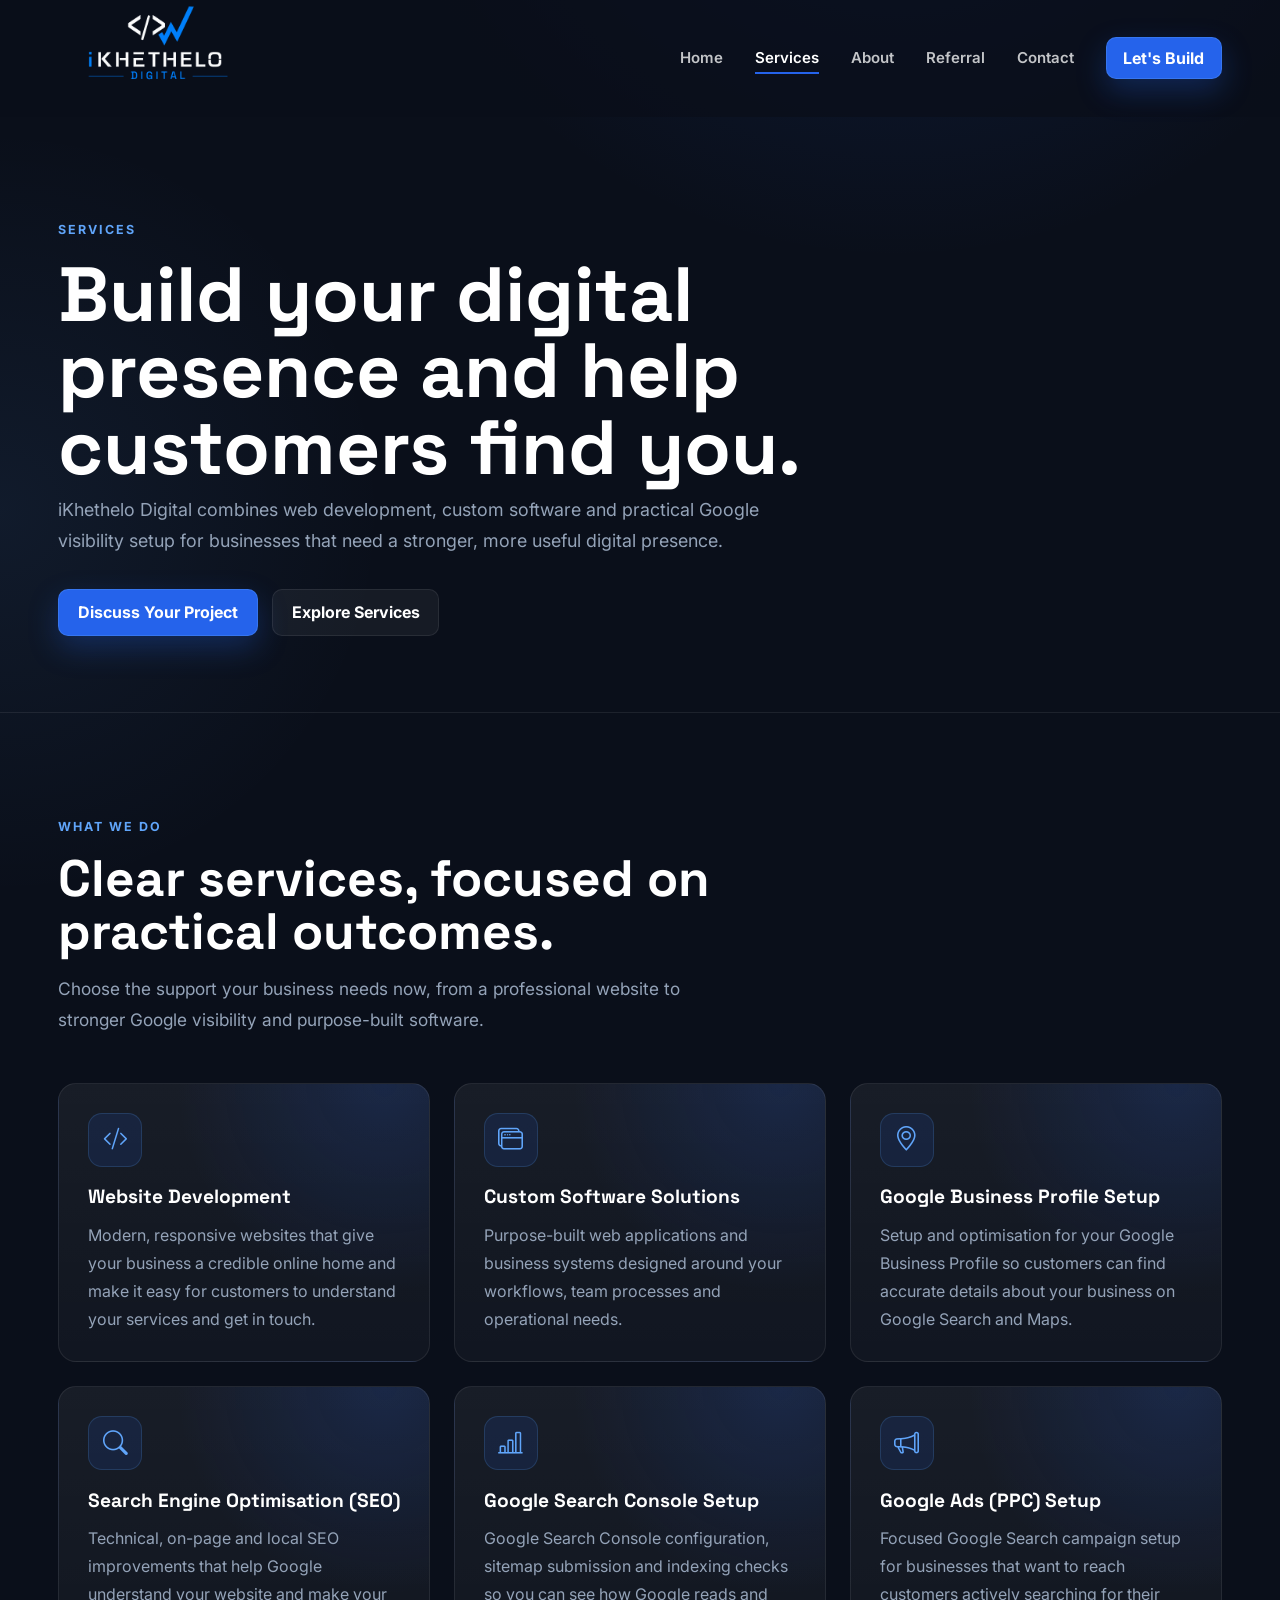
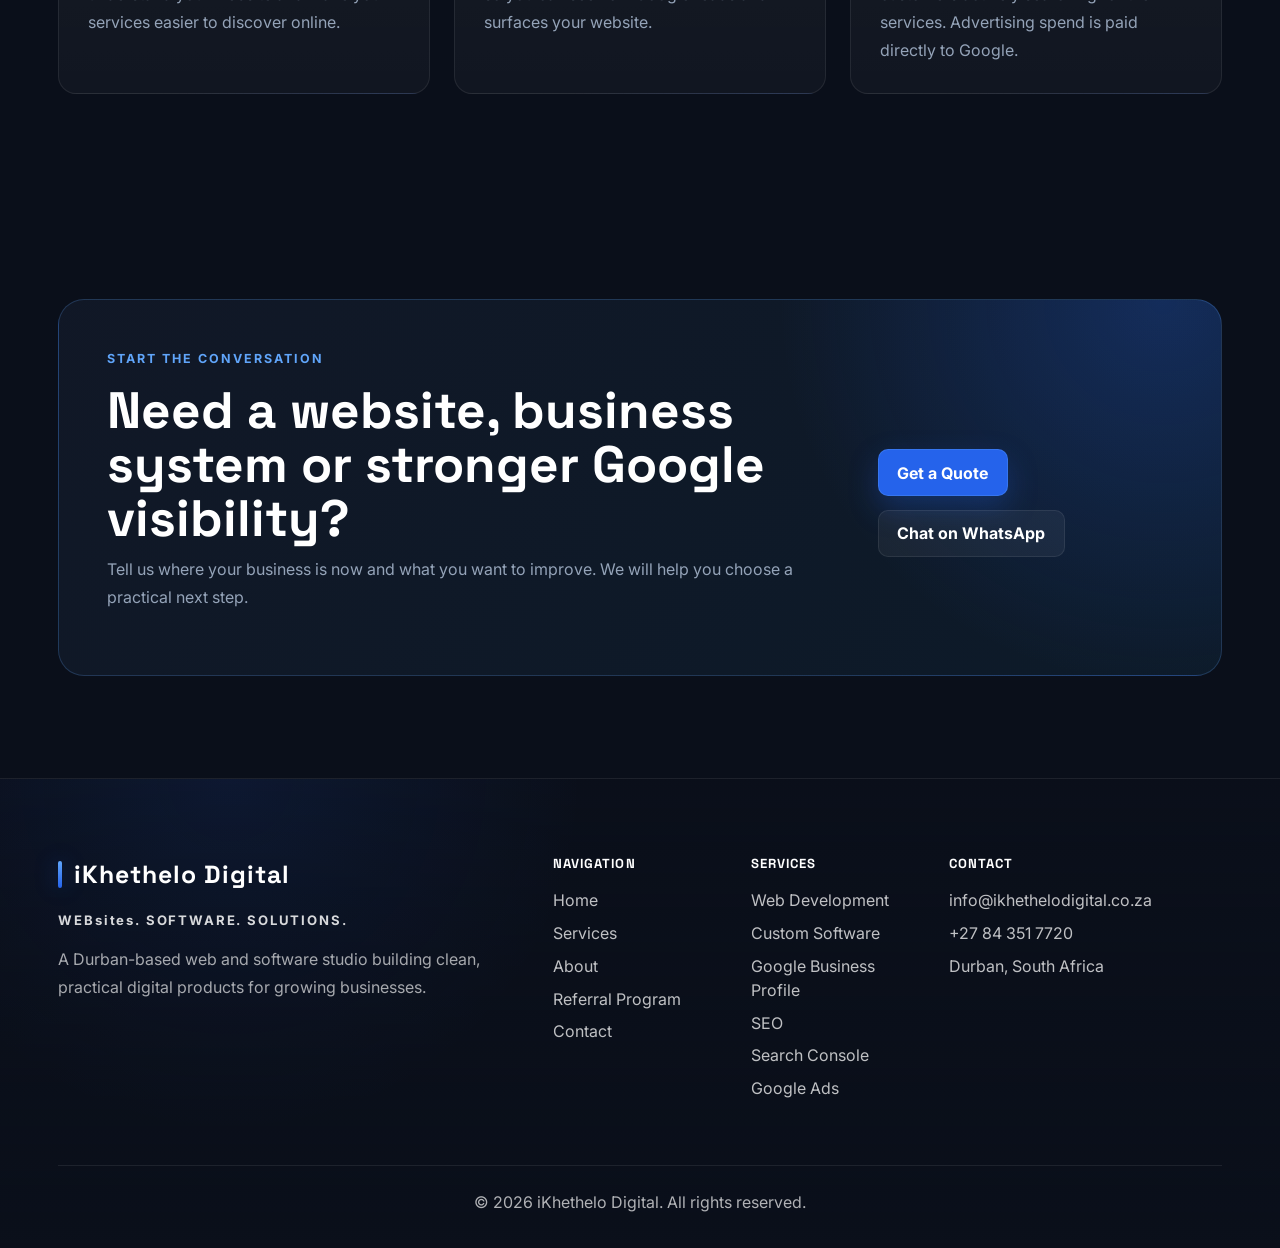
<file: frontend/services.html>
<!doctype html>
<html lang="en">
  <head>
    <meta charset="utf-8" />
    <meta name="viewport" content="width=device-width, initial-scale=1" />
    <title>Website Development, SEO &amp; Google Ads Setup | iKhethelo Digital</title>
    <meta
      name="description"
      content="Explore web development, custom software, SEO, Google Business Profile, Google Search Console and Google Ads setup services from iKhethelo Digital in Durban."
    />
    <link rel="canonical" href="https://ikhethelodigital.co.za/services.html" />
    <meta property="og:title" content="Website Development, SEO &amp; Google Ads Setup | iKhethelo Digital" />
    <meta property="og:description" content="Web development, custom software and practical Google visibility services for Durban and South African businesses." />
    <meta property="og:url" content="https://ikhethelodigital.co.za/services.html" />
    <meta property="og:type" content="website" />
    <meta property="og:site_name" content="iKhethelo Digital" />
    <link rel="icon" href="favicon.ico" />
    <link rel="preconnect" href="https://fonts.googleapis.com" />
    <link rel="preconnect" href="https://fonts.gstatic.com" crossorigin />
    <link
      href="https://fonts.googleapis.com/css2?family=Inter:wght@400;500;600;700&family=Space+Grotesk:wght@600;700&display=swap"
      rel="stylesheet"
    />
    <link href="https://cdn.jsdelivr.net/npm/bootstrap@5.3.8/dist/css/bootstrap.min.css" rel="stylesheet" />
    <link href="https://cdn.jsdelivr.net/npm/bootstrap-icons@1.11.3/font/bootstrap-icons.min.css" rel="stylesheet" />
    <link rel="stylesheet" href="assets/css/styles.css" />
  </head>
  <body data-page="services">
    <a class="skip-link" href="#main-content">Skip to main content</a>
    <header class="site-header" data-site-header>
      <nav class="site-nav container" aria-label="Primary navigation">
        <a class="brand-mark" href="index.html" aria-label="iKhethelo Digital home">
          <img src="assets/images/ikhethelo-digital-logo-dark.png" alt="iKhethelo Digital" />
        </a>
        <button class="nav-toggle" type="button" aria-controls="site-menu" aria-expanded="false">
          <span class="nav-toggle-line"></span><span class="nav-toggle-line"></span><span class="nav-toggle-line"></span>
          <span class="visually-hidden">Toggle navigation</span>
        </button>
        <div class="nav-menu" id="site-menu">
          <a class="nav-link" data-nav="home" href="index.html">Home</a>
          <a class="nav-link" data-nav="services" href="services.html">Services</a>
          <a class="nav-link" data-nav="about" href="about.html">About</a><a class="nav-link" data-nav="referral" href="referral.html">Referral</a>
          <a class="nav-link" data-nav="contact" href="contact.html">Contact</a>
          <a class="btn-brand nav-cta" href="contact.html">Let's Build</a>
        </div>
      </nav>
    </header>

    <main id="main-content">
      <section class="page-hero section-pad">
        <div class="container">
          <p class="eyebrow">Services</p>
          <h1>Build your digital presence and help customers find you.</h1>
          <p>
            iKhethelo Digital combines web development, custom software and practical Google
            visibility setup for businesses that need a stronger, more useful digital presence.
          </p>
          <div class="hero-actions">
            <a class="btn-brand" href="contact.html">Discuss Your Project</a>
            <a class="btn-quiet" href="#services-list">Explore Services</a>
          </div>
        </div>
      </section>

      <section class="section-pad border-section" id="services-list">
        <div class="container">
          <div class="section-heading reveal">
            <p class="eyebrow">What we do</p>
            <h2>Clear services, focused on practical outcomes.</h2>
            <p>
              Choose the support your business needs now, from a professional website to stronger
              Google visibility and purpose-built software.
            </p>
          </div>
          <div class="row g-4 align-items-stretch">
            <div class="col-md-6 col-lg-4">
              <article class="service-card service-page-card reveal" id="web-development">
                <div class="service-icon" aria-hidden="true"><i class="bi bi-code-slash"></i></div>
                <h2>Website Development</h2>
                <p>Modern, responsive websites that give your business a credible online home and make it easy for customers to understand your services and get in touch.</p>
              </article>
            </div>
            <div class="col-md-6 col-lg-4">
              <article class="service-card service-page-card reveal" id="custom-software">
                <div class="service-icon" aria-hidden="true"><i class="bi bi-window-stack"></i></div>
                <h2>Custom Software Solutions</h2>
                <p>Purpose-built web applications and business systems designed around your workflows, team processes and operational needs.</p>
              </article>
            </div>
            <div class="col-md-6 col-lg-4">
              <article class="service-card service-page-card reveal" id="google-business-profile">
                <div class="service-icon" aria-hidden="true"><i class="bi bi-geo-alt"></i></div>
                <h2>Google Business Profile Setup</h2>
                <p>Setup and optimisation for your Google Business Profile so customers can find accurate details about your business on Google Search and Maps.</p>
              </article>
            </div>
            <div class="col-md-6 col-lg-4">
              <article class="service-card service-page-card reveal" id="seo">
                <div class="service-icon" aria-hidden="true"><i class="bi bi-search"></i></div>
                <h2>Search Engine Optimisation (SEO)</h2>
                <p>Technical, on-page and local SEO improvements that help Google understand your website and make your services easier to discover online.</p>
              </article>
            </div>
            <div class="col-md-6 col-lg-4">
              <article class="service-card service-page-card reveal" id="google-search-console">
                <div class="service-icon" aria-hidden="true"><i class="bi bi-bar-chart-line"></i></div>
                <h2>Google Search Console Setup</h2>
                <p>Google Search Console configuration, sitemap submission and indexing checks so you can see how Google reads and surfaces your website.</p>
              </article>
            </div>
            <div class="col-md-6 col-lg-4">
              <article class="service-card service-page-card reveal" id="google-ads">
                <div class="service-icon" aria-hidden="true"><i class="bi bi-megaphone"></i></div>
                <h2>Google Ads (PPC) Setup</h2>
                <p>Focused Google Search campaign setup for businesses that want to reach customers actively searching for their services. Advertising spend is paid directly to Google.</p>
              </article>
            </div>
          </div>
        </div>
      </section>
      <section class="section-pad">
        <div class="container">
          <div class="cta-panel reveal">
            <div>
              <p class="eyebrow">Start the conversation</p>
              <h2>Need a website, business system or stronger Google visibility?</h2>
              <p>Tell us where your business is now and what you want to improve. We will help you choose a practical next step.</p>
            </div>
            <div class="cta-actions">
              <a class="btn-brand" href="contact.html">Get a Quote</a>
              <a class="btn-quiet" href="#" data-whatsapp>Chat on WhatsApp</a>
            </div>
          </div>
        </div>
      </section>
    </main>
    <footer class="site-footer">
      <div class="container">
        <div class="row g-4">
          <div class="col-lg-5 footer-intro">
            <a class="footer-wordmark" href="index.html">iKhethelo Digital</a>
            <p class="footer-tagline">WEBsites. SOFTWARE. SOLUTIONS.</p>
            <p class="footer-copy">A Durban-based web and software studio building clean, practical digital products for growing businesses.</p>
          </div>
          <div class="col-6 col-lg-2"><h2>Navigation</h2><a href="index.html">Home</a><a href="services.html">Services</a><a href="about.html">About</a><a href="referral.html">Referral Program</a><a href="contact.html">Contact</a></div>
          <div class="col-6 col-lg-2 footer-service-list">
            <h2>Services</h2>
            <span>Web Development</span>
            <span>Custom Software</span>
            <span>Google Business Profile</span>
            <span>SEO</span>
            <span>Search Console</span>
            <span>Google Ads</span>
          </div>
          <div class="col-lg-3 footer-contact"><h2>Contact</h2><a href="#" data-contact-link="email"><span data-contact="email"></span></a><a href="#" data-contact-link="phone"><span data-contact="phone"></span></a><span data-contact="address"></span></div>
        </div>
        <div class="footer-bottom"><p>&copy; <span data-current-year></span> iKhethelo Digital. All rights reserved.</p></div>
      </div>
    </footer>
    <script src="assets/js/main.js" defer></script>
  </body>
</html>
</file>
<file: frontend/assets/css/styles.css>
:root {
  --navy: #0a0f1a;
  --navy-deep: #0d1b2a;
  --surface: #111827;
  --surface-2: #1f2937;
  --blue: #2563eb;
  --blue-light: #60a5fa;
  --white: #ffffff;
  --off-white: #f8fafc;
  --muted: #94a3b8;
  --border: rgba(255, 255, 255, 0.08);
  --border-strong: rgba(96, 165, 250, 0.22);
  --container: 1240px;
  --radius: 18px;
  --radius-sm: 10px;
  --shadow: 0 24px 80px rgba(0, 0, 0, 0.34);
}

* {
  box-sizing: border-box;
}

html {
  scroll-behavior: smooth;
}

body {
  background:
    radial-gradient(circle at 70% -10%, rgba(37, 99, 235, 0.18), transparent 34rem),
    radial-gradient(circle at 0% 18%, rgba(96, 165, 250, 0.08), transparent 24rem),
    var(--navy);
  color: var(--white);
  font-family:
    Inter,
    system-ui,
    -apple-system,
    BlinkMacSystemFont,
    "Segoe UI",
    sans-serif;
  margin: 0;
  min-width: 320px;
  overflow-x: hidden;
  text-rendering: optimizeLegibility;
  -webkit-font-smoothing: antialiased;
}

body.nav-open {
  overflow: hidden;
}

img {
  display: block;
  max-width: 100%;
}

a {
  color: inherit;
}

a,
button,
input,
select,
textarea {
  outline-color: transparent;
}

a:focus-visible,
button:focus-visible,
input:focus-visible,
select:focus-visible,
textarea:focus-visible {
  outline: 3px solid rgba(96, 165, 250, 0.48);
  outline-offset: 3px;
}

h1,
h2,
h3 {
  color: var(--white);
  font-family:
    "Space Grotesk",
    Inter,
    system-ui,
    sans-serif;
  font-weight: 700;
  letter-spacing: 0;
}

p {
  color: var(--muted);
  line-height: 1.75;
}

.container {
  max-width: var(--container);
  padding-left: clamp(1.25rem, 3vw, 2.5rem);
  padding-right: clamp(1.25rem, 3vw, 2.5rem);
}

.skip-link {
  background: var(--blue);
  color: var(--white);
  font-weight: 700;
  left: 1rem;
  padding: 0.75rem 1rem;
  position: fixed;
  top: 1rem;
  transform: translateY(-150%);
  transition: transform 160ms ease;
  z-index: 2000;
}

.skip-link:focus {
  transform: translateY(0);
}

.section-pad {
  padding: clamp(4.5rem, 8vw, 7rem) 0;
}

.border-section {
  border-top: 1px solid var(--border);
}

.eyebrow {
  color: var(--blue-light);
  font-size: 0.78rem;
  font-weight: 700;
  letter-spacing: 0.16em;
  margin-bottom: 0.9rem;
  text-transform: uppercase;
}

.section-heading {
  margin-bottom: clamp(2rem, 4vw, 3rem);
  max-width: 760px;
}

.section-heading h2 {
  font-size: clamp(2rem, 4vw, 3.6rem);
  line-height: 1.04;
  margin-bottom: 1rem;
}

.section-heading p:not(.eyebrow) {
  font-size: 1.08rem;
  max-width: 680px;
}

.site-header {
  background: rgba(10, 15, 26, 0.72);
  border-bottom: 1px solid transparent;
  left: 0;
  position: sticky;
  right: 0;
  top: 0;
  transition:
    background-color 180ms ease,
    border-color 180ms ease,
    backdrop-filter 180ms ease;
  z-index: 1000;
}

.site-header.is-scrolled,
.site-header.is-open {
  background: rgba(10, 15, 26, 0.94);
  border-bottom-color: var(--border);
  backdrop-filter: blur(18px);
}

.site-nav {
  align-items: center;
  display: flex;
  min-height: 116px;
  position: relative;
}

.brand-mark {
  align-items: center;
  display: inline-flex;
  flex: 0 0 auto;
  justify-content: center;
  overflow: hidden;
  text-decoration: none;
}

.brand-mark {
  height: 108px;
  width: 200px;
}

.brand-mark img {
  height: 200px;
  max-width: none;
  object-fit: contain;
  object-position: center;
  width: 300px;
}

.nav-menu {
  align-items: center;
  display: flex;
  gap: clamp(1.2rem, 2.5vw, 2rem);
  margin-left: auto;
}

.nav-link {
  color: rgba(255, 255, 255, 0.76);
  font-size: 0.94rem;
  font-weight: 600;
  padding: 0.5rem 0;
  position: relative;
  text-decoration: none;
  transition: color 160ms ease;
}

.nav-link::after {
  background: var(--blue);
  bottom: 0.2rem;
  content: "";
  height: 2px;
  left: 0;
  opacity: 0;
  position: absolute;
  transform: scaleX(0.4);
  transform-origin: left;
  transition:
    opacity 160ms ease,
    transform 160ms ease;
  width: 100%;
}

.nav-link:hover,
.nav-link.is-active {
  color: var(--white);
}

.nav-link.is-active::after {
  opacity: 1;
  transform: scaleX(1);
}

.nav-toggle {
  align-items: center;
  background: rgba(255, 255, 255, 0.04);
  border: 1px solid var(--border);
  border-radius: 999px;
  display: none;
  height: 44px;
  justify-content: center;
  margin-left: auto;
  padding: 0;
  width: 44px;
}

.nav-toggle-line {
  background: var(--white);
  border-radius: 999px;
  display: block;
  height: 2px;
  position: absolute;
  transition:
    transform 160ms ease,
    opacity 160ms ease;
  width: 18px;
}

.nav-toggle-line:nth-child(1) {
  transform: translateY(-6px);
}

.nav-toggle-line:nth-child(3) {
  transform: translateY(6px);
}

.nav-toggle[aria-expanded="true"] .nav-toggle-line:nth-child(1) {
  transform: rotate(45deg);
}

.nav-toggle[aria-expanded="true"] .nav-toggle-line:nth-child(2) {
  opacity: 0;
}

.nav-toggle[aria-expanded="true"] .nav-toggle-line:nth-child(3) {
  transform: rotate(-45deg);
}

.btn-brand,
.btn-quiet,
.btn-disabled {
  align-items: center;
  border-radius: 10px;
  display: inline-flex;
  font-weight: 700;
  justify-content: center;
  line-height: 1;
  min-height: 46px;
  padding: 0.9rem 1.18rem;
  text-decoration: none;
  transition:
    background-color 160ms ease,
    border-color 160ms ease,
    color 160ms ease,
    transform 160ms ease;
}

.btn-brand {
  background: var(--blue);
  border: 1px solid rgba(96, 165, 250, 0.28);
  color: var(--white);
  box-shadow: 0 12px 30px rgba(37, 99, 235, 0.28);
}

.btn-brand:hover {
  background: #1d4ed8;
  color: var(--white);
  transform: translateY(-1px);
}

.nav-cta {
  min-height: 42px;
  min-width: 116px;
  padding: 0.76rem 1rem;
}

.btn-quiet {
  background: rgba(255, 255, 255, 0.05);
  border: 1px solid var(--border);
  color: var(--white);
}

.btn-quiet:hover {
  border-color: var(--border-strong);
  color: var(--white);
  transform: translateY(-1px);
}

.btn-disabled {
  background: rgba(255, 255, 255, 0.04);
  border: 1px solid var(--border);
  color: rgba(255, 255, 255, 0.62);
  cursor: not-allowed;
}

.hero-section {
  min-height: calc(100vh - 82px);
  padding-top: clamp(4.2rem, 8vw, 6.8rem);
}

.hero-copy-block h1 {
  font-size: clamp(3rem, 5vw, 5.25rem);
  line-height: 0.98;
  margin-bottom: 1.4rem;
  max-width: 780px;
}

.hero-copy-block h1 span {
  color: var(--blue-light);
  display: inline;
}

.hero-lede {
  font-size: clamp(1.05rem, 1.4vw, 1.22rem);
  max-width: 640px;
}

.hero-actions,
.cta-actions {
  display: flex;
  flex-wrap: wrap;
  gap: 0.85rem;
  margin-top: 2rem;
}

.brand-line {
  color: rgba(255, 255, 255, 0.72);
  font-size: 0.82rem;
  font-weight: 700;
  letter-spacing: 0.18em;
  margin-top: 1.7rem;
}

.software-mockup {
  background:
    radial-gradient(circle at 85% 10%, rgba(37, 99, 235, 0.3), transparent 18rem),
    linear-gradient(145deg, rgba(17, 24, 39, 0.96), rgba(13, 27, 42, 0.92));
  border: 1px solid var(--border-strong);
  border-radius: 26px;
  box-shadow: var(--shadow);
  margin-left: auto;
  max-width: 620px;
  overflow: hidden;
}

.mockup-topbar {
  align-items: center;
  border-bottom: 1px solid var(--border);
  display: flex;
  gap: 0.45rem;
  padding: 0.9rem 1rem;
}

.mockup-topbar > span {
  background: rgba(255, 255, 255, 0.24);
  border-radius: 50%;
  height: 10px;
  width: 10px;
}

.mockup-url {
  background: rgba(255, 255, 255, 0.055);
  border: 1px solid var(--border);
  border-radius: 999px;
  color: rgba(255, 255, 255, 0.54);
  flex: 1;
  font-size: 0.78rem;
  margin-left: 0.5rem;
  min-width: 0;
  overflow: hidden;
  padding: 0.35rem 0.75rem;
  text-overflow: ellipsis;
  white-space: nowrap;
}

.mockup-app {
  display: grid;
  grid-template-columns: 128px minmax(0, 1fr);
  min-height: 390px;
}

.mockup-sidebar {
  border-right: 1px solid var(--border);
  display: grid;
  gap: 0.85rem;
  align-content: start;
  padding: 1.2rem;
}

.sidebar-brand {
  color: var(--blue-light);
  font-family: "Space Grotesk", sans-serif;
  font-weight: 700;
  margin-bottom: 0.8rem;
}

.sidebar-pill {
  background: rgba(255, 255, 255, 0.09);
  border-radius: 999px;
  height: 10px;
  width: 100%;
}

.sidebar-pill.active {
  background: var(--blue);
}

.sidebar-pill.short {
  width: 68%;
}

.mockup-main {
  padding: 1.25rem;
}

.mockup-heading {
  align-items: start;
  display: flex;
  gap: 1rem;
  justify-content: space-between;
  margin-bottom: 1rem;
}

.mockup-label {
  color: var(--muted);
  display: block;
  font-size: 0.78rem;
}

.mockup-heading strong {
  color: var(--white);
  display: block;
  font-family: "Space Grotesk", sans-serif;
  font-size: 1.3rem;
}

.status-dot {
  background: rgba(16, 185, 129, 0.12);
  border: 1px solid rgba(16, 185, 129, 0.3);
  border-radius: 999px;
  color: #86efac;
  font-size: 0.72rem;
  font-weight: 700;
  padding: 0.35rem 0.55rem;
}

.mockup-stats {
  display: grid;
  gap: 0.8rem;
  grid-template-columns: repeat(3, minmax(0, 1fr));
  margin-bottom: 0.9rem;
}

.mockup-stats article,
.activity-panel,
.chart-panel,
.service-panel,
.project-feature,
.quiet-panel,
.principle-item,
.process-step,
.story-panel,
.experience-grid,
.case-study-panel,
.contact-aside,
.contact-form {
  background: linear-gradient(180deg, rgba(255, 255, 255, 0.055), rgba(255, 255, 255, 0.028));
  border: 1px solid var(--border);
  border-radius: var(--radius);
}

.mockup-stats article {
  min-height: 88px;
  padding: 0.8rem;
}

.mockup-stats span {
  color: var(--muted);
  display: block;
  font-size: 0.72rem;
}

.mockup-stats strong {
  color: var(--white);
  display: block;
  font-family: "Space Grotesk", sans-serif;
  font-size: 1.55rem;
  margin-top: 0.35rem;
}

.mockup-grid {
  display: grid;
  gap: 0.9rem;
  grid-template-columns: minmax(0, 1fr) 160px;
}

.activity-panel,
.chart-panel {
  min-height: 160px;
  padding: 1rem;
}

.panel-title {
  color: var(--white);
  font-weight: 700;
  margin-bottom: 1rem;
}

.activity-panel span {
  background: rgba(255, 255, 255, 0.08);
  border-radius: 999px;
  display: block;
  height: 10px;
  margin-top: 0.85rem;
}

.activity-panel span:nth-child(3) {
  width: 74%;
}

.activity-panel span:nth-child(4) {
  width: 56%;
}

.chart-panel {
  align-items: end;
  display: flex;
  gap: 0.45rem;
}

.chart-panel span {
  background: linear-gradient(180deg, var(--blue-light), var(--blue));
  border-radius: 999px 999px 4px 4px;
  flex: 1;
  height: var(--bar-height);
  transform-origin: bottom;
}

.service-panel {
  height: 100%;
  padding: 1.45rem;
  transition:
    border-color 160ms ease,
    transform 160ms ease;
}

.service-panel:hover {
  border-color: var(--border-strong);
  transform: translateY(-4px);
}

.service-icon,
.detail-icon,
.quiet-panel i {
  color: var(--blue-light);
  display: inline-flex;
  font-size: 1.75rem;
  margin-bottom: 1rem;
}

.service-panel h3,
.project-copy h3,
.quiet-panel h3,
.quiet-panel h2,
.principle-item h3,
.process-step h3,
.story-panel h2,
.experience-grid h2,
.case-content h2,
.contact-aside h2 {
  font-size: 1.25rem;
  margin-bottom: 0.75rem;
}

.service-panel p,
.project-copy p,
.quiet-panel p,
.principle-item p,
.process-step p,
.story-panel p,
.case-content p,
.contact-aside p {
  margin-bottom: 1rem;
}

.service-panel ul,
.feature-list {
  color: rgba(255, 255, 255, 0.78);
  display: grid;
  gap: 0.55rem;
  list-style: none;
  margin: 1rem 0 1.2rem;
  padding: 0;
}

.service-panel li,
.feature-list li {
  padding-left: 1.15rem;
  position: relative;
}

.service-panel li::before,
.feature-list li::before {
  background: var(--blue);
  border-radius: 50%;
  content: "";
  height: 6px;
  left: 0;
  position: absolute;
  top: 0.62rem;
  width: 6px;
}

.service-panel a {
  color: var(--blue-light);
  font-weight: 700;
  text-decoration: none;
}

.service-panel a:hover {
  text-decoration: underline;
}
.service-card {
  background:
    radial-gradient(circle at 88% 0%, rgba(37, 99, 235, 0.16), transparent 13rem),
    linear-gradient(180deg, rgba(255, 255, 255, 0.058), rgba(255, 255, 255, 0.03));
  border: 1px solid var(--border);
  border-radius: var(--radius);
  display: flex;
  flex-direction: column;
  height: 100%;
  min-width: 0;
  padding: clamp(1.35rem, 3vw, 1.8rem);
  transition:
    border-color 180ms ease,
    box-shadow 180ms ease,
    transform 180ms ease;
}

.service-card:hover,
.service-card:focus-within {
  border-color: var(--border-strong);
  box-shadow: 0 18px 48px rgba(0, 0, 0, 0.24);
  transform: translateY(-5px);
}

.service-card .service-icon {
  align-items: center;
  background: rgba(37, 99, 235, 0.12);
  border: 1px solid rgba(96, 165, 250, 0.18);
  border-radius: 14px;
  color: var(--blue-light);
  display: inline-flex;
  flex: 0 0 auto;
  height: 54px;
  justify-content: center;
  margin-bottom: 1.15rem;
  width: 54px;
}

.service-card .service-icon i {
  font-size: 1.55rem;
  line-height: 1;
}

.service-card h3 {
  font-size: 1.2rem;
  line-height: 1.22;
  margin-bottom: 0.75rem;
}
.service-card h2 {
  font-size: 1.2rem;
  line-height: 1.22;
  margin-bottom: 0.75rem;
}

.service-page-card {
  scroll-margin-top: 140px;
}

.service-card p {
  margin-bottom: 1.25rem;
}

.service-card.service-page-card p {
  margin-bottom: 0;
}

.service-card-link {
  align-items: center;
  color: var(--blue-light);
  display: inline-flex;
  font-weight: 700;
  margin-top: auto;
  text-decoration: none;
}

.service-card-link::after {
  content: "->";
  font-size: 0.9rem;
  margin-left: 0.45rem;
  transition: transform 160ms ease;
}

.service-card-link:hover {
  color: var(--white);
}

.service-card-link:hover::after,
.service-card-link:focus-visible::after {
  transform: translateX(3px);
}


.project-feature {
  display: grid;
  grid-template-columns: minmax(0, 1.15fr) minmax(280px, 0.85fr);
  min-height: 100%;
  overflow: hidden;
}

.project-visual,
.case-media {
  background:
    radial-gradient(circle at 70% 10%, rgba(37, 99, 235, 0.22), transparent 16rem),
    var(--navy-deep);
  border-right: 1px solid var(--border);
  min-height: 340px;
  padding: 1.4rem;
  position: relative;
}

.desktop-placeholder,
.mobile-placeholder {
  align-items: center;
  border: 1px solid var(--border-strong);
  border-radius: 16px;
  color: rgba(255, 255, 255, 0.68);
  display: flex;
  font-size: 0.88rem;
  font-weight: 700;
  justify-content: center;
}

.desktop-placeholder {
  background: rgba(255, 255, 255, 0.045);
  height: 220px;
  width: 78%;
}

.mobile-placeholder {
  background: rgba(10, 15, 26, 0.9);
  bottom: 1.4rem;
  height: 210px;
  position: absolute;
  right: 1.4rem;
  width: 92px;
}

.desktop-placeholder.large {
  height: 300px;
  width: min(100%, 720px);
}

.mobile-placeholder.large {
  height: 260px;
}

.project-copy,
.case-content {
  padding: 1.5rem;
}

.project-category {
  color: var(--blue-light);
  font-size: 0.78rem;
  font-weight: 700;
  letter-spacing: 0.12em;
  margin-bottom: 0.4rem;
  text-transform: uppercase;
}

.tech-list {
  display: flex;
  flex-wrap: wrap;
  gap: 0.5rem;
  list-style: none;
  margin: 1rem 0 1.2rem;
  padding: 0;
}

.tech-list li {
  background: rgba(37, 99, 235, 0.14);
  border: 1px solid rgba(96, 165, 250, 0.16);
  border-radius: 999px;
  color: var(--blue-light);
  font-size: 0.8rem;
  font-weight: 700;
  padding: 0.38rem 0.62rem;
}

.quiet-panel {
  height: 100%;
  padding: 1.5rem;
}

.principles-grid,
.process-line {
  display: grid;
  gap: 1rem;
}

.principles-grid {
  grid-template-columns: repeat(4, minmax(0, 1fr));
}

.process-line {
  grid-template-columns: repeat(5, minmax(0, 1fr));
  position: relative;
}

.principle-item,
.process-step {
  padding: 1.25rem;
}

.principle-item span,
.process-step span {
  color: var(--blue-light);
  display: block;
  font-family: "Space Grotesk", sans-serif;
  font-weight: 700;
  margin-bottom: 1rem;
}

.cta-panel {
  align-items: center;
  background:
    radial-gradient(circle at 95% 0%, rgba(37, 99, 235, 0.26), transparent 24rem),
    linear-gradient(135deg, rgba(17, 24, 39, 0.98), rgba(13, 27, 42, 0.98));
  border: 1px solid var(--border-strong);
  border-radius: 26px;
  display: flex;
  gap: 2rem;
  justify-content: space-between;
  padding: clamp(1.6rem, 5vw, 3rem);
}

.cta-panel h2 {
  font-size: clamp(2rem, 4vw, 3.6rem);
  line-height: 1.06;
  max-width: 800px;
}

.page-hero {
  padding-bottom: clamp(3.5rem, 6vw, 5rem);
}

.page-hero h1 {
  font-size: clamp(2.8rem, 6vw, 5.25rem);
  line-height: 1;
  max-width: 960px;
}

.page-hero p:not(.eyebrow) {
  font-size: 1.12rem;
  max-width: 760px;
}


.story-panel,
.experience-grid,
.case-study-panel,
.contact-aside,
.contact-form {
  padding: clamp(1.3rem, 3vw, 2rem);
}

.experience-grid {
  display: grid;
  gap: 2rem;
  grid-template-columns: minmax(0, 1fr) minmax(0, 1fr);
  margin-top: 1.4rem;
}

.case-study-panel {
  display: grid;
  gap: 0;
  grid-template-columns: minmax(0, 1fr);
  overflow: hidden;
  padding: 0;
}

.case-media {
  border-bottom: 1px solid var(--border);
  border-right: 0;
  min-height: 420px;
}

.case-block {
  border-bottom: 1px solid var(--border);
  margin-bottom: 1rem;
  padding-bottom: 1rem;
}

.contact-list {
  display: grid;
  gap: 0.8rem;
  margin-top: 1.4rem;
}

.contact-list a,
.contact-list span,
.site-footer a,
.footer-service-list span,
.footer-contact span {
  color: rgba(255, 255, 255, 0.74);
  text-decoration: none;
}

.contact-list i {
  color: var(--blue-light);
  margin-right: 0.65rem;
}

.contact-form label {
  color: var(--white);
  display: block;
  font-weight: 700;
  margin-bottom: 0.45rem;
}

.contact-form input,
.contact-form select,
.contact-form textarea {
  background: rgba(255, 255, 255, 0.045);
  border: 1px solid var(--border);
  border-radius: 10px;
  color: var(--white);
  min-height: 50px;
  padding: 0.82rem 0.9rem;
  width: 100%;
}

.contact-form textarea {
  resize: vertical;
}

.contact-form select option {
  background: var(--surface);
  color: var(--white);
}

.contact-form input.is-invalid,
.contact-form select.is-invalid,
.contact-form textarea.is-invalid {
  border-color: #f87171;
}

.field-error {
  color: #fca5a5;
  display: block;
  min-height: 1.25rem;
  padding-top: 0.3rem;
}

.form-status {
  border: 0;
  clip: rect(0 0 0 0);
  height: 1px;
  margin: -1px;
  overflow: hidden;
  padding: 0;
  position: absolute;
  white-space: nowrap;
  width: 1px;
}

.form-honeypot {
  height: 0;
  left: -9999px;
  overflow: hidden;
  position: absolute;
  width: 0;
}

.form-privacy {
  color: rgba(255, 255, 255, 0.62);
  font-size: 0.88rem;
  line-height: 1.6;
  margin: 0.2rem 0 0;
}

.form-submit {
  margin-top: 1.4rem;
}

.form-submit:disabled {
  cursor: not-allowed;
  opacity: 0.72;
}

.contact-modal {
  background: transparent;
  border: 0;
  color: var(--white);
  max-width: calc(100vw - 2rem);
  padding: 0;
  width: min(440px, calc(100vw - 2rem));
}

.contact-modal[open] {
  animation: contact-modal-in 180ms ease-out;
}

.contact-modal::backdrop {
  animation: contact-modal-backdrop 180ms ease-out;
  background: rgba(2, 6, 23, 0.72);
  backdrop-filter: blur(10px);
}

.contact-modal-card {
  background:
    linear-gradient(180deg, rgba(17, 24, 39, 0.98), rgba(10, 15, 26, 0.98)),
    radial-gradient(circle at 24% 0%, rgba(37, 99, 235, 0.18), transparent 18rem);
  border: 1px solid rgba(96, 165, 250, 0.18);
  border-radius: 18px;
  box-shadow: 0 24px 80px rgba(0, 0, 0, 0.46);
  padding: clamp(1.35rem, 4vw, 2rem);
}

.contact-modal-icon {
  align-items: center;
  border-radius: 999px;
  display: inline-flex;
  font-size: 2.05rem;
  height: 58px;
  justify-content: center;
  margin-bottom: 1.1rem;
  width: 58px;
}

.contact-modal-success .contact-modal-icon {
  background: rgba(16, 185, 129, 0.12);
  border: 1px solid rgba(16, 185, 129, 0.28);
  color: #86efac;
}

.contact-modal-error .contact-modal-icon {
  background: rgba(248, 113, 113, 0.12);
  border: 1px solid rgba(248, 113, 113, 0.3);
  color: #fca5a5;
}

.contact-modal h2 {
  font-size: clamp(1.45rem, 4vw, 1.9rem);
  line-height: 1.08;
  margin-bottom: 0.75rem;
}

.contact-modal p {
  color: rgba(255, 255, 255, 0.72);
  margin-bottom: 0;
}

.contact-modal-actions {
  display: flex;
  flex-wrap: wrap;
  gap: 0.75rem;
  margin-top: 1.35rem;
}

.contact-modal-actions button {
  border-radius: 10px;
  font: inherit;
  min-width: 116px;
}

@keyframes contact-modal-in {
  from {
    opacity: 0;
    transform: translateY(10px) scale(0.98);
  }

  to {
    opacity: 1;
    transform: translateY(0) scale(1);
  }
}

@keyframes contact-modal-backdrop {
  from {
    opacity: 0;
  }

  to {
    opacity: 1;
  }
}

.referral-hero {
  padding-top: clamp(4.2rem, 8vw, 6.8rem);
}

.referral-hero h1 {
  font-size: clamp(3rem, 5vw, 5.1rem);
  line-height: 0.98;
  margin-bottom: 1.4rem;
  max-width: 800px;
}

.referral-hero h1 span {
  color: var(--blue-light);
  display: inline;
}

.referral-hero strong,
.referral-step strong {
  color: var(--white);
}

.referral-hero-card,
.referral-step,
.referral-form-intro,
.terms-panel {
  background: linear-gradient(180deg, rgba(255, 255, 255, 0.055), rgba(255, 255, 255, 0.028));
  border: 1px solid var(--border);
  border-radius: var(--radius);
}

.referral-hero-card {
  background:
    radial-gradient(circle at 80% 0%, rgba(37, 99, 235, 0.32), transparent 18rem),
    linear-gradient(145deg, rgba(17, 24, 39, 0.96), rgba(13, 27, 42, 0.94));
  border-color: var(--border-strong);
  box-shadow: var(--shadow);
  margin-left: auto;
  max-width: 420px;
  padding: clamp(1.5rem, 4vw, 2.25rem);
}

.referral-card-kicker {
  color: var(--blue-light);
  display: block;
  font-size: 0.78rem;
  font-weight: 700;
  letter-spacing: 0.14em;
  margin-bottom: 0.6rem;
  text-transform: uppercase;
}

.reward-number {
  color: var(--white);
  display: block;
  font-family: "Space Grotesk", Inter, system-ui, sans-serif;
  font-size: clamp(4.6rem, 10vw, 7rem);
  line-height: 0.9;
  margin-bottom: 1rem;
}

.referral-highlight-list,
.terms-panel ul {
  color: rgba(255, 255, 255, 0.78);
  display: grid;
  gap: 0.55rem;
  list-style: none;
  margin: 1.2rem 0 0;
  padding: 0;
}

.referral-highlight-list li,
.terms-panel li {
  padding-left: 1.15rem;
  position: relative;
}

.referral-highlight-list li::before,
.terms-panel li::before {
  background: var(--blue);
  border-radius: 50%;
  content: "";
  height: 6px;
  left: 0;
  position: absolute;
  top: 0.62rem;
  width: 6px;
}

.referral-steps {
  display: grid;
  gap: 1rem;
  grid-template-columns: repeat(5, minmax(0, 1fr));
}

.referral-step {
  height: 100%;
  padding: 1.25rem;
}

.referral-step span {
  color: var(--blue-light);
  display: block;
  font-family: "Space Grotesk", Inter, system-ui, sans-serif;
  font-weight: 700;
  margin-bottom: 1rem;
}

.referral-step h3,
.referral-form-intro h2,
.terms-panel h3,
.form-section-title {
  font-size: 1.25rem;
  margin-bottom: 0.75rem;
}

.referral-form-grid {
  align-items: flex-start;
}

.referral-form-intro {
  padding: clamp(1.3rem, 3vw, 2rem);
  position: sticky;
  top: 140px;
}

.terms-panel {
  margin-top: 1.4rem;
  padding: 1.2rem;
}

.terms-panel h3 {
  font-size: 1rem;
}

.referral-form .row + .form-section-title {
  border-top: 1px solid var(--border);
  margin-top: 1.6rem;
  padding-top: 1.6rem;
}

.form-section-title {
  color: var(--white);
}

.checkbox-field {
  align-items: flex-start;
  display: flex;
  gap: 0.75rem;
}

.contact-form .checkbox-field input[type="checkbox"] {
  accent-color: var(--blue);
  flex: 0 0 auto;
  height: 1.1rem;
  margin-top: 0.2rem;
  min-height: 1.1rem;
  padding: 0;
  width: 1.1rem;
}

.checkbox-field label {
  color: rgba(255, 255, 255, 0.82);
  font-weight: 600;
  line-height: 1.55;
  margin-bottom: 0;
}

.checkbox-field a {
  color: var(--blue-light);
  text-decoration: none;
}

.checkbox-field a:hover {
  text-decoration: underline;
}

@media (max-width: 991.98px) {
  .referral-steps {
    grid-template-columns: repeat(2, minmax(0, 1fr));
  }

  .referral-form-intro {
    position: static;
  }
}

@media (max-width: 767.98px) {
  .referral-hero-card {
    margin-left: 0;
    max-width: none;
  }

  .referral-steps {
    grid-template-columns: 1fr;
  }
}
.site-footer {
  background:
    linear-gradient(180deg, rgba(10, 15, 26, 0.1), rgba(10, 15, 26, 0.64)),
    radial-gradient(circle at 18% 0%, rgba(37, 99, 235, 0.12), transparent 22rem);
  border-top: 1px solid var(--border);
  padding: clamp(3.75rem, 6vw, 5rem) 0 2rem;
}

.site-footer .row {
  align-items: flex-start;
  row-gap: clamp(2rem, 4vw, 3rem);
}

.footer-intro {
  max-width: 34rem;
}

.site-footer .footer-wordmark {
  align-items: center;
  color: var(--white);
  display: inline-flex;
  font-family: "Space Grotesk", Inter, system-ui, sans-serif;
  font-size: clamp(1.25rem, 2vw, 1.55rem);
  font-weight: 700;
  letter-spacing: 0.04em;
  margin-bottom: 1rem;
  text-decoration: none;
}

.site-footer .footer-wordmark::before {
  background: linear-gradient(180deg, var(--blue-light), var(--blue));
  border-radius: 999px;
  box-shadow: 0 0 22px rgba(37, 99, 235, 0.42);
  content: "";
  height: 1.65rem;
  margin-right: 0.72rem;
  width: 4px;
}

.footer-tagline {
  color: rgba(255, 255, 255, 0.84);
  font-size: 0.82rem;
  font-weight: 700;
  letter-spacing: 0.14em;
  margin: 0 0 0.85rem;
  max-width: 28rem;
}

.footer-copy {
  color: rgba(255, 255, 255, 0.64);
  margin-bottom: 0;
  max-width: 30rem;
}

.site-footer h2 {
  color: var(--white);
  font-size: 0.82rem;
  letter-spacing: 0.08em;
  margin-bottom: 1.05rem;
  text-transform: uppercase;
}

.site-footer a,
.footer-service-list span,
.footer-contact > span {
  display: block;
  margin-bottom: 0.55rem;
}

.footer-contact a span,
.footer-bottom span {
  display: inline;
  margin-bottom: 0;
}

.site-footer a:hover {
  color: var(--blue-light);
}

.footer-bottom {
  border-top: 1px solid var(--border);
  display: flex;
  justify-content: center;
  margin-top: clamp(2.4rem, 5vw, 3.5rem);
  padding-top: 1.35rem;
  text-align: center;
}

.footer-bottom p {
  color: rgba(255, 255, 255, 0.68);
  margin-bottom: 0;
  text-align: center;
}

.reveal {
  opacity: 0;
  transform: translateY(18px);
  transition:
    opacity 500ms ease,
    transform 500ms ease;
}

.reveal.is-visible {
  opacity: 1;
  transform: translateY(0);
}

@media (prefers-reduced-motion: reduce) {
  *,
  *::before,
  *::after {
    animation-duration: 0.01ms !important;
    animation-iteration-count: 1 !important;
    scroll-behavior: auto !important;
    transition-duration: 0.01ms !important;
  }

  .reveal {
    opacity: 1;
    transform: none;
  }
}

@media (max-width: 1199.98px) {
  .hero-copy-block h1 {
    font-size: clamp(2.9rem, 5.8vw, 4.5rem);
  }

  .mockup-app {
    grid-template-columns: 104px minmax(0, 1fr);
  }

  .mockup-grid {
    grid-template-columns: 1fr;
  }

  .chart-panel {
    min-height: 120px;
  }
}

@media (max-width: 991.98px) {
  .site-nav {
    min-height: 104px;
  }

  .brand-mark {
    height: 94px;
    width: 174px;
  }

  .brand-mark img {
    height: 174px;
    width: 261px;
  }

  .nav-toggle {
    display: inline-flex;
  }

  .nav-menu {
    background: rgba(10, 15, 26, 0.98);
    border: 1px solid var(--border);
    border-radius: 18px;
    box-shadow: var(--shadow);
    display: none;
    flex-direction: column;
    gap: 0.4rem;
    left: 1.25rem;
    padding: 0.9rem;
    position: absolute;
    right: 1.25rem;
    top: calc(100% + 0.5rem);
  }

  .nav-menu.is-open {
    display: flex;
  }

  .nav-link,
  .nav-cta {
    justify-content: center;
    padding: 0.9rem 1rem;
    width: 100%;
  }

  .hero-section {
    min-height: auto;
    padding-top: 4rem;
  }

  .software-mockup {
    margin-left: 0;
    max-width: 100%;
  }

  .principles-grid,
  .process-line {
    grid-template-columns: repeat(2, minmax(0, 1fr));
  }

  .project-feature,
  .experience-grid {
    grid-template-columns: 1fr;
  }

  .cta-panel {
    align-items: flex-start;
    flex-direction: column;
  }
}

@media (max-width: 767.98px) {
  .container {
    padding-left: 1.25rem;
    padding-right: 1.25rem;
  }

  .section-pad {
    padding: 4rem 0;
  }

  .hero-copy-block h1,
  .page-hero h1 {
    font-size: clamp(2.45rem, 12vw, 3.45rem);
    line-height: 1.04;
  }

  .hero-actions,
  .cta-actions {
    flex-direction: column;
  }

  .hero-actions a,
  .cta-actions a,
  .form-submit {
    width: 100%;
  }

  .contact-modal {
    max-width: calc(100vw - 1.25rem);
    width: calc(100vw - 1.25rem);
  }

  .contact-modal-actions {
    flex-direction: column;
  }

  .contact-modal-actions button {
    width: 100%;
  }

  .brand-line {
    letter-spacing: 0.11em;
  }

  .mockup-app {
    grid-template-columns: 1fr;
    min-height: 0;
  }

  .mockup-sidebar {
    border-bottom: 1px solid var(--border);
    border-right: 0;
    display: flex;
    padding: 1rem;
  }

  .sidebar-pill {
    display: none;
  }

  .mockup-stats {
    grid-template-columns: 1fr;
  }

  .project-feature,
  .case-study-panel {
    border-radius: 16px;
  }

  .project-visual,
  .case-media {
    min-height: 300px;
  }

  .desktop-placeholder,
  .desktop-placeholder.large {
    height: 190px;
    width: 100%;
  }

  .mobile-placeholder,
  .mobile-placeholder.large {
    height: 170px;
    width: 78px;
  }

  .principles-grid,
  .process-line {
    grid-template-columns: 1fr;
  }

  .footer-intro {
    max-width: none;
  }
}
</file>
